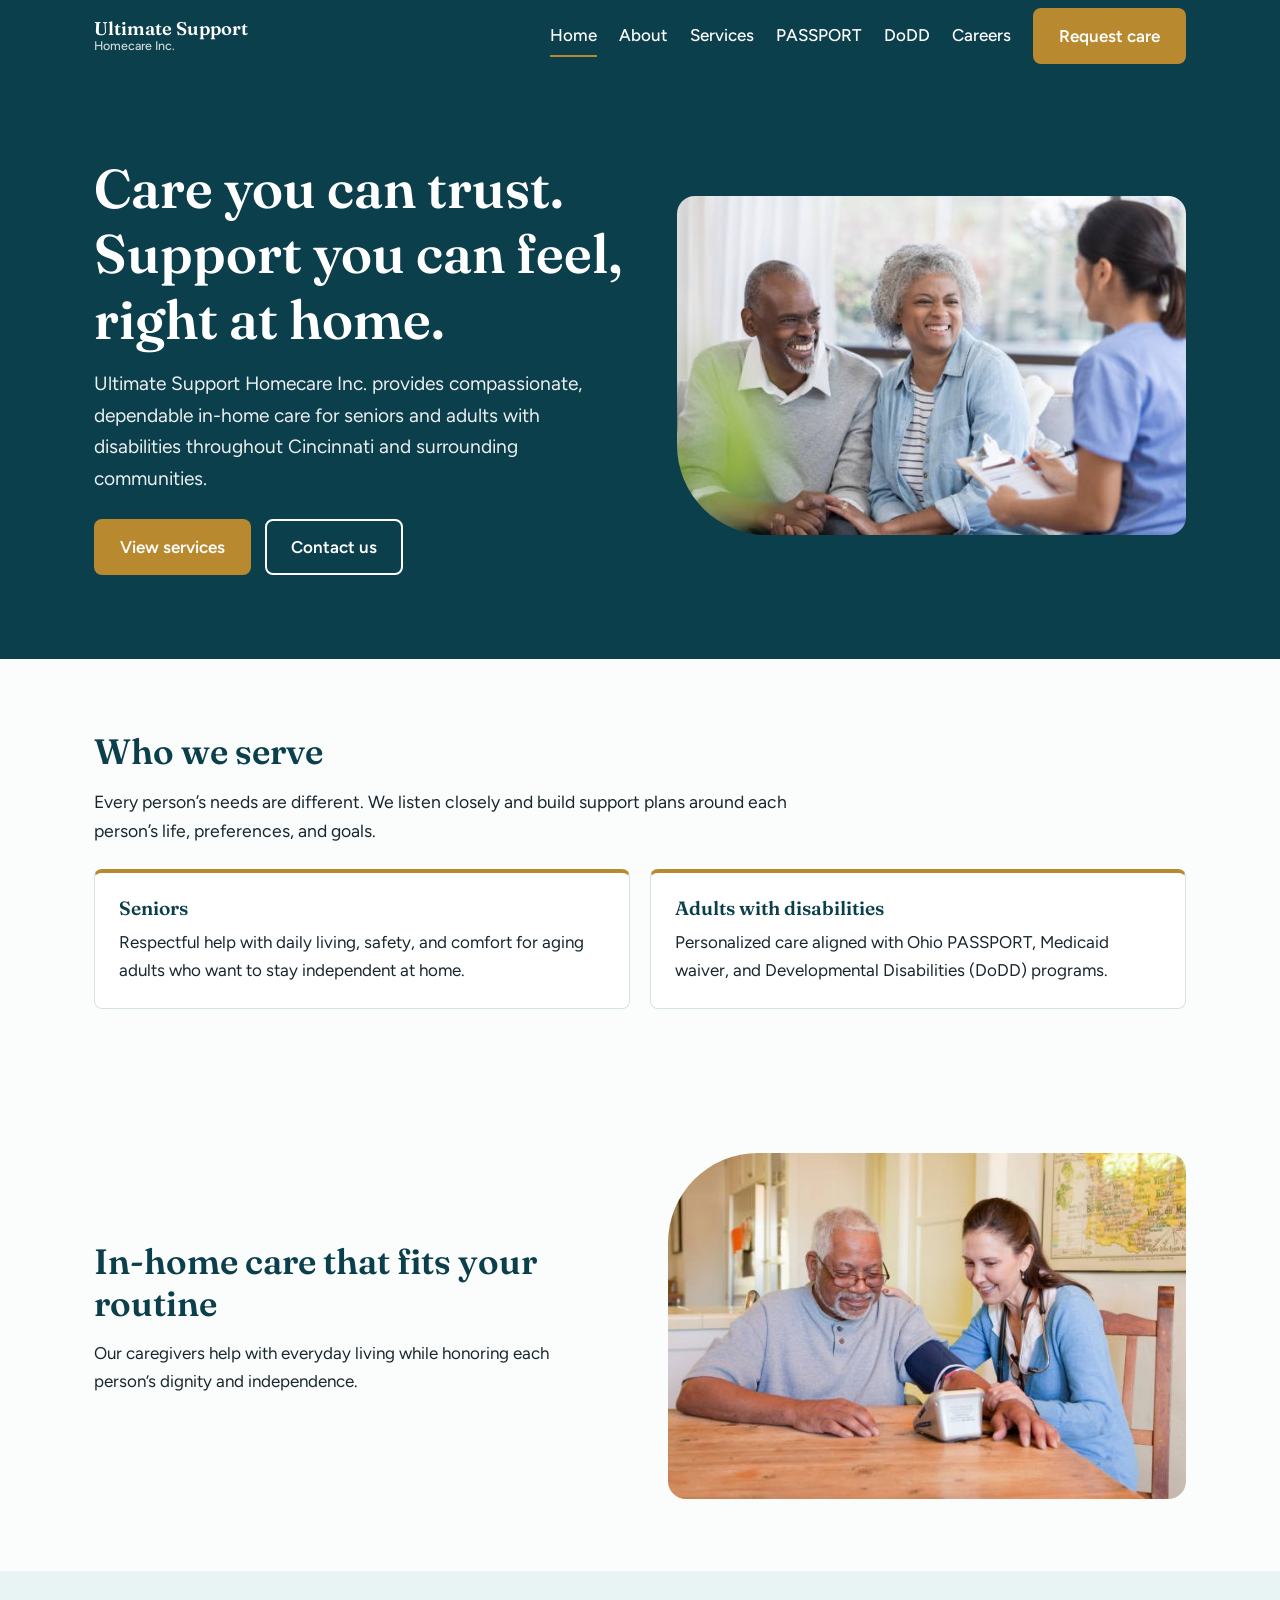
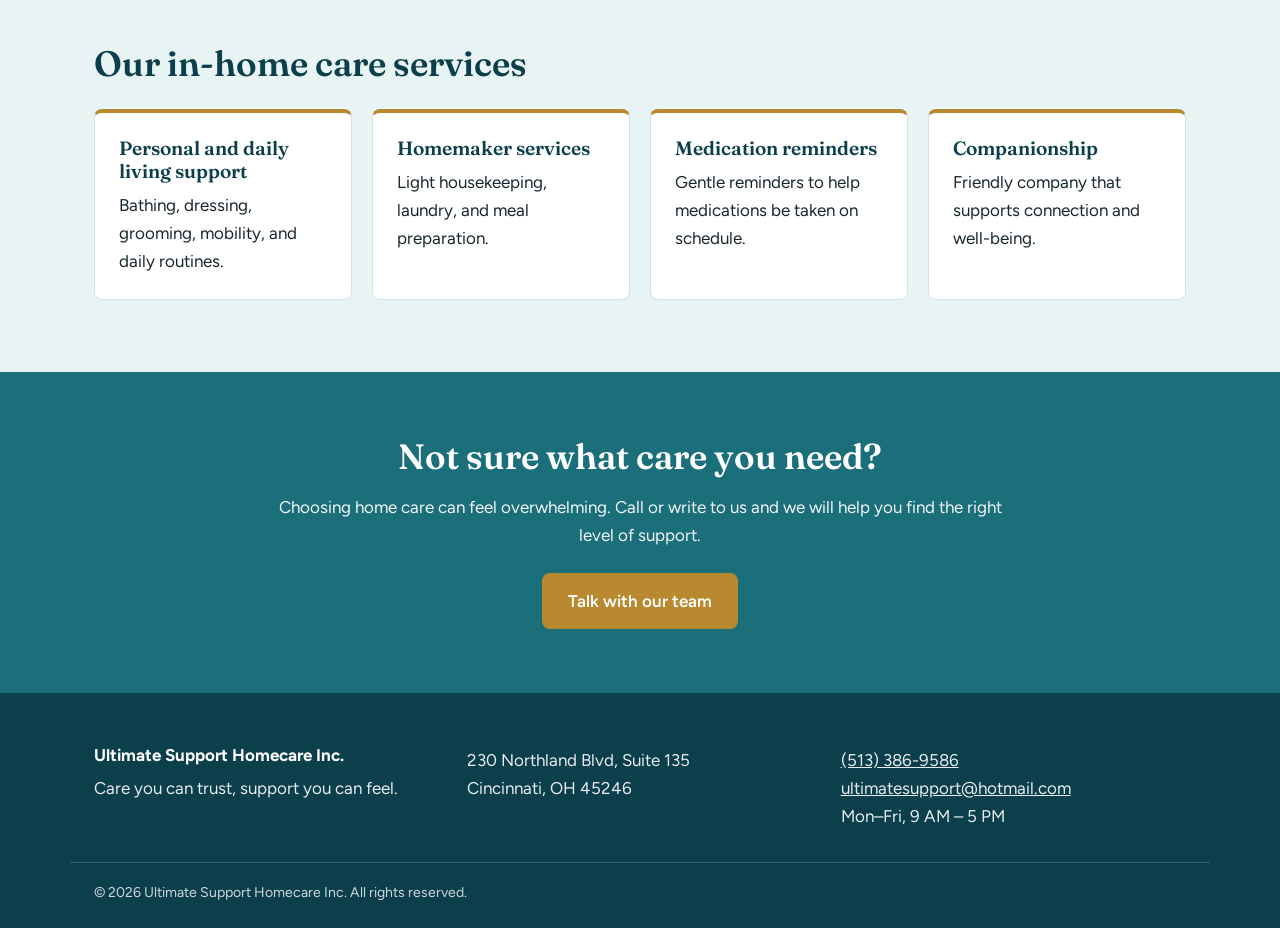
<file: index.html>
<!DOCTYPE html>
<html lang="en"><head><meta charset="UTF-8"><meta name="viewport" content="width=device-width, initial-scale=1">
<title>Compassionate Home Care in Cincinnati | Ultimate Support Homecare Inc.</title><meta name="description" content="Compassionate in-home care for seniors and adults with disabilities in Cincinnati, Ohio, including PASSPORT and DoDD support.">
<link rel="preconnect" href="https://fonts.googleapis.com"><link rel="preconnect" href="https://fonts.gstatic.com" crossorigin>
<link href="https://fonts.googleapis.com/css2?family=Fraunces:opsz,wght@9..144,500;9..144,600&family=Figtree:wght@400;500;600&display=swap" rel="stylesheet">
<link rel="stylesheet" href="/styles.css"></head><body>
<a class="skip" href="#main">Skip to content</a>
<header class="site-header"><div class="wrap bar"><a class="brand" href="/">Ultimate Support<span>Homecare Inc.</span></a>
<button class="menu-btn" aria-expanded="false" aria-controls="nav">Menu</button>
<nav id="nav"><a href="/" aria-current="page">Home</a><a href="/about">About</a><a href="/services">Services</a><a href="/passport">PASSPORT</a><a href="/dodd">DoDD</a><a href="/careers">Careers</a><a class="btn btn-gold" href="/contact">Request care</a></nav></div></header>
<main id="main"><section class="hero hero-home"><div class="wrap hero-grid"><div class="hero-text"><h1>Care you can trust. Support you can feel, right at home.</h1><p class="lead">Ultimate Support Homecare Inc. provides compassionate, dependable in-home care for seniors and adults with disabilities throughout Cincinnati and surrounding communities.</p><div class="btns"><a class="btn btn-gold" href="/services">View services</a><a class="btn btn-ghost" href="/contact">Contact us</a></div></div>
<img class="hero-img" src="/images/home-hero-couple.jpg" alt="A smiling older couple holding hands while talking with a caregiver at home" width="900" height="700" fetchpriority="high"></div></section><section class="section"><div class="wrap"><h2>Who we serve</h2><p class="intro">Every person’s needs are different. We listen closely and build support plans around each person’s life, preferences, and goals.</p><div class="cards"><article class='card'><h3>Seniors</h3><p>Respectful help with daily living, safety, and comfort for aging adults who want to stay independent at home.</p></article><article class='card'><h3>Adults with disabilities</h3><p>Personalized care aligned with Ohio PASSPORT, Medicaid waiver, and Developmental Disabilities (DoDD) programs.</p></article></div></div></section><section class="section"><div class="wrap split"><div><h2>In-home care that fits your routine</h2><p>Our caregivers help with everyday living while honoring each person’s dignity and independence.</p></div><img src="/images/home-bp-check.jpg" alt="A smiling caregiver checking an older man’s blood pressure at his kitchen table" loading="lazy" width="800" height="600"></div></section><section class="section tint"><div class="wrap"><h2>Our in-home care services</h2><div class="cards"><article class='card'><h3>Personal and daily living support</h3><p>Bathing, dressing, grooming, mobility, and daily routines.</p></article><article class='card'><h3>Homemaker services</h3><p>Light housekeeping, laundry, and meal preparation.</p></article><article class='card'><h3>Medication reminders</h3><p>Gentle reminders to help medications be taken on schedule.</p></article><article class='card'><h3>Companionship</h3><p>Friendly company that supports connection and well-being.</p></article></div></div></section><section class="cta"><div class="wrap"><h2>Not sure what care you need?</h2><p>Choosing home care can feel overwhelming. Call or write to us and we will help you find the right level of support.</p><a class="btn btn-gold" href="/contact">Talk with our team</a></div></section></main>
<footer class="site-footer"><div class="wrap foot"><div><strong>Ultimate Support Homecare Inc.</strong><p>Care you can trust, support you can feel.</p></div>
<div><p>230 Northland Blvd, Suite 135<br>Cincinnati, OH 45246</p></div>
<div><p><a href="tel:+15133869586">(513) 386-9586</a><br><a href="mailto:ultimatesupport@hotmail.com">ultimatesupport@hotmail.com</a><br>Mon–Fri, 9 AM – 5 PM</p></div></div>
<div class="wrap copy">© <span id="yr">2026</span> Ultimate Support Homecare Inc. All rights reserved.</div></footer>
<script>document.getElementById("yr").textContent=new Date().getFullYear();
var b=document.querySelector(".menu-btn"),n=document.getElementById("nav");b.addEventListener("click",function(){var o=n.classList.toggle("open");b.setAttribute("aria-expanded",o)});</script>
</body></html>
</file>
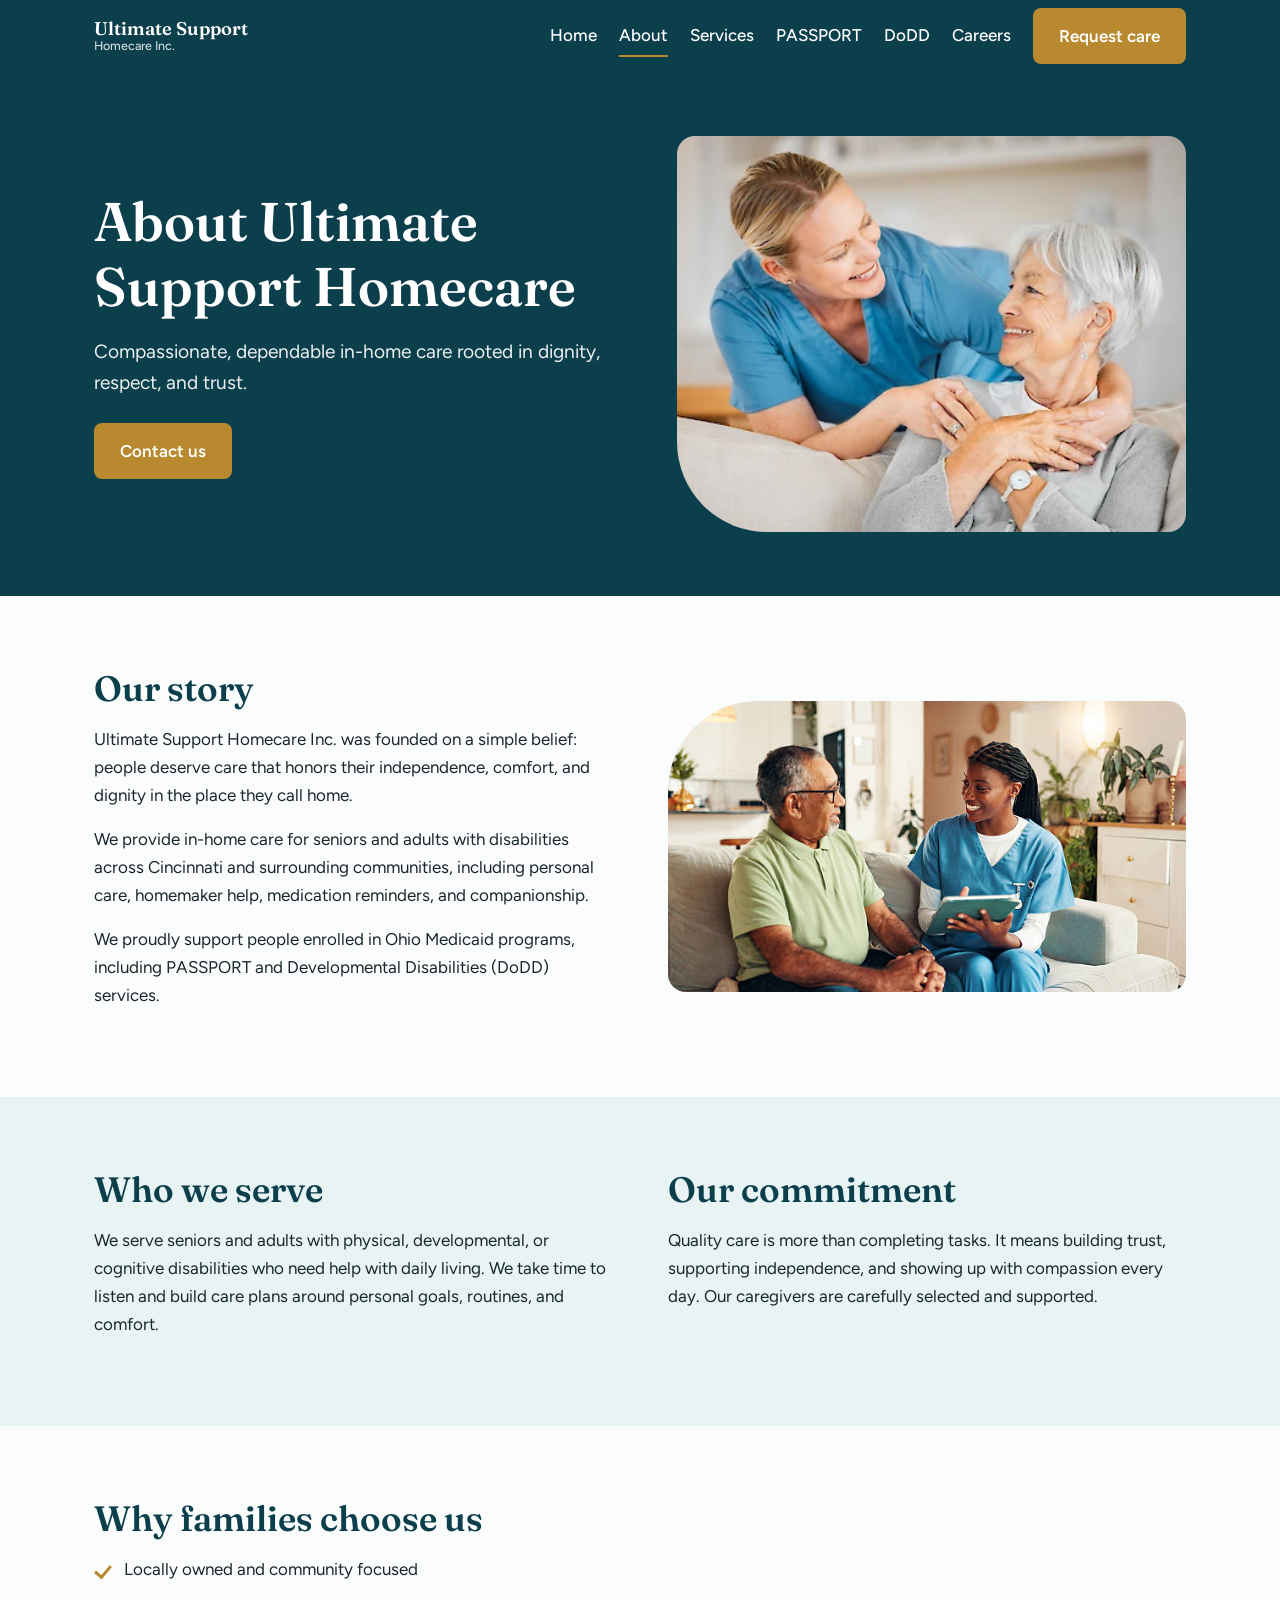
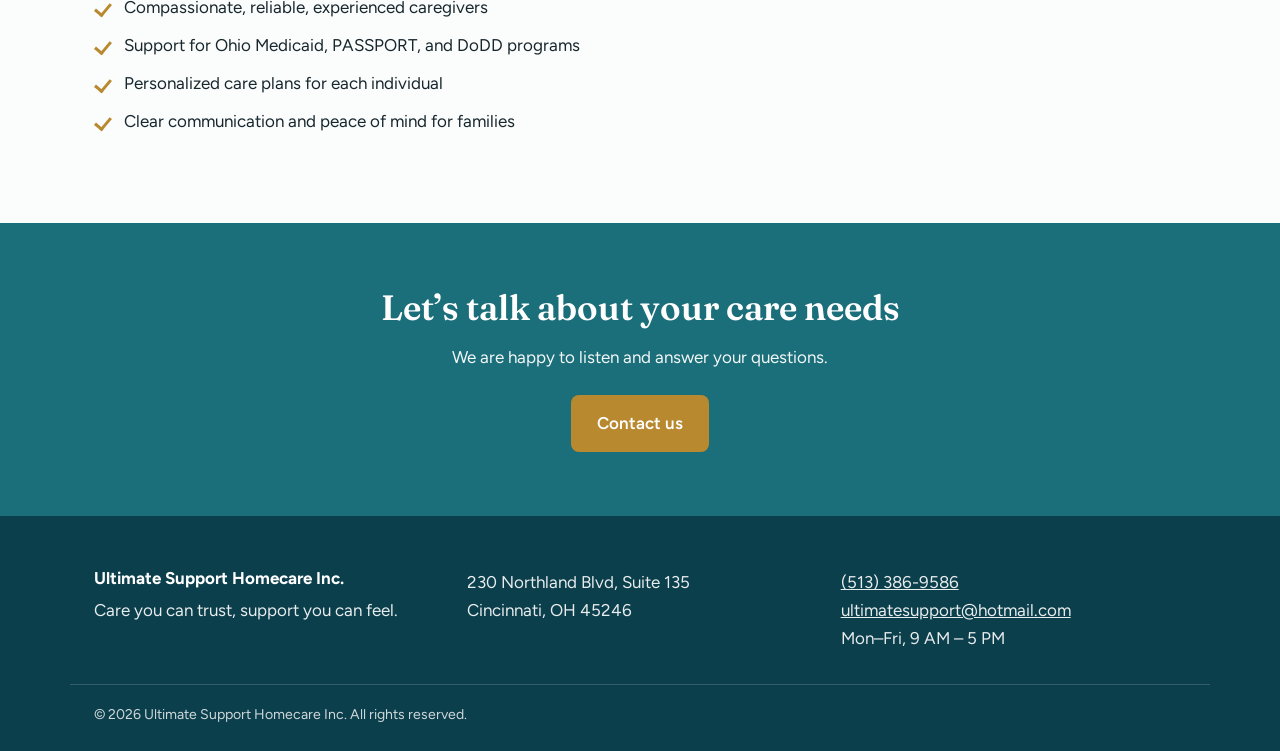
<file: about.html>
<!DOCTYPE html>
<html lang="en"><head><meta charset="UTF-8"><meta name="viewport" content="width=device-width, initial-scale=1">
<title>About Us | Ultimate Support Homecare Inc.</title><meta name="description" content="About Ultimate Support Homecare Inc., a locally owned Cincinnati home care agency.">
<link rel="preconnect" href="https://fonts.googleapis.com"><link rel="preconnect" href="https://fonts.gstatic.com" crossorigin>
<link href="https://fonts.googleapis.com/css2?family=Fraunces:opsz,wght@9..144,500;9..144,600&family=Figtree:wght@400;500;600&display=swap" rel="stylesheet">
<link rel="stylesheet" href="/styles.css"></head><body>
<a class="skip" href="#main">Skip to content</a>
<header class="site-header"><div class="wrap bar"><a class="brand" href="/">Ultimate Support<span>Homecare Inc.</span></a>
<button class="menu-btn" aria-expanded="false" aria-controls="nav">Menu</button>
<nav id="nav"><a href="/">Home</a><a href="/about" aria-current="page">About</a><a href="/services">Services</a><a href="/passport">PASSPORT</a><a href="/dodd">DoDD</a><a href="/careers">Careers</a><a class="btn btn-gold" href="/contact">Request care</a></nav></div></header>
<main id="main"><section class="hero "><div class="wrap hero-grid"><div class="hero-text"><h1>About Ultimate Support Homecare</h1><p class="lead">Compassionate, dependable in-home care rooted in dignity, respect, and trust.</p><div class="btns"><a class="btn btn-gold" href="/contact">Contact us</a></div></div>
<img class="hero-img" src="/images/about.webp" alt="A smiling caregiver embracing an older woman on a sofa" width="900" height="700" fetchpriority="high"></div></section><section class="section"><div class="wrap split"><div><h2>Our story</h2><p>Ultimate Support Homecare Inc. was founded on a simple belief: people deserve care that honors their independence, comfort, and dignity in the place they call home.</p><p>We provide in-home care for seniors and adults with disabilities across Cincinnati and surrounding communities, including personal care, homemaker help, medication reminders, and companionship.</p><p>We proudly support people enrolled in Ohio Medicaid programs, including PASSPORT and Developmental Disabilities (DoDD) services.</p></div><img src="/images/home-welcome.jpg" alt="A smiling caregiver showing a tablet to an older man on a couch" loading="lazy" width="800" height="600"></div></section><section class="section tint"><div class="wrap two"><div><h2>Who we serve</h2><p>We serve seniors and adults with physical, developmental, or cognitive disabilities who need help with daily living. We take time to listen and build care plans around personal goals, routines, and comfort.</p></div><div><h2>Our commitment</h2><p>Quality care is more than completing tasks. It means building trust, supporting independence, and showing up with compassion every day. Our caregivers are carefully selected and supported.</p></div></div></section><section class="section"><div class="wrap"><h2>Why families choose us</h2><ul class="checks"><li>Locally owned and community focused</li><li>Compassionate, reliable, experienced caregivers</li><li>Support for Ohio Medicaid, PASSPORT, and DoDD programs</li><li>Personalized care plans for each individual</li><li>Clear communication and peace of mind for families</li></ul></div></section><section class="cta"><div class="wrap"><h2>Let’s talk about your care needs</h2><p>We are happy to listen and answer your questions.</p><a class="btn btn-gold" href="/contact">Contact us</a></div></section></main>
<footer class="site-footer"><div class="wrap foot"><div><strong>Ultimate Support Homecare Inc.</strong><p>Care you can trust, support you can feel.</p></div>
<div><p>230 Northland Blvd, Suite 135<br>Cincinnati, OH 45246</p></div>
<div><p><a href="tel:+15133869586">(513) 386-9586</a><br><a href="mailto:ultimatesupport@hotmail.com">ultimatesupport@hotmail.com</a><br>Mon–Fri, 9 AM – 5 PM</p></div></div>
<div class="wrap copy">© <span id="yr">2026</span> Ultimate Support Homecare Inc. All rights reserved.</div></footer>
<script>document.getElementById("yr").textContent=new Date().getFullYear();
var b=document.querySelector(".menu-btn"),n=document.getElementById("nav");b.addEventListener("click",function(){var o=n.classList.toggle("open");b.setAttribute("aria-expanded",o)});</script>
</body></html>
</file>
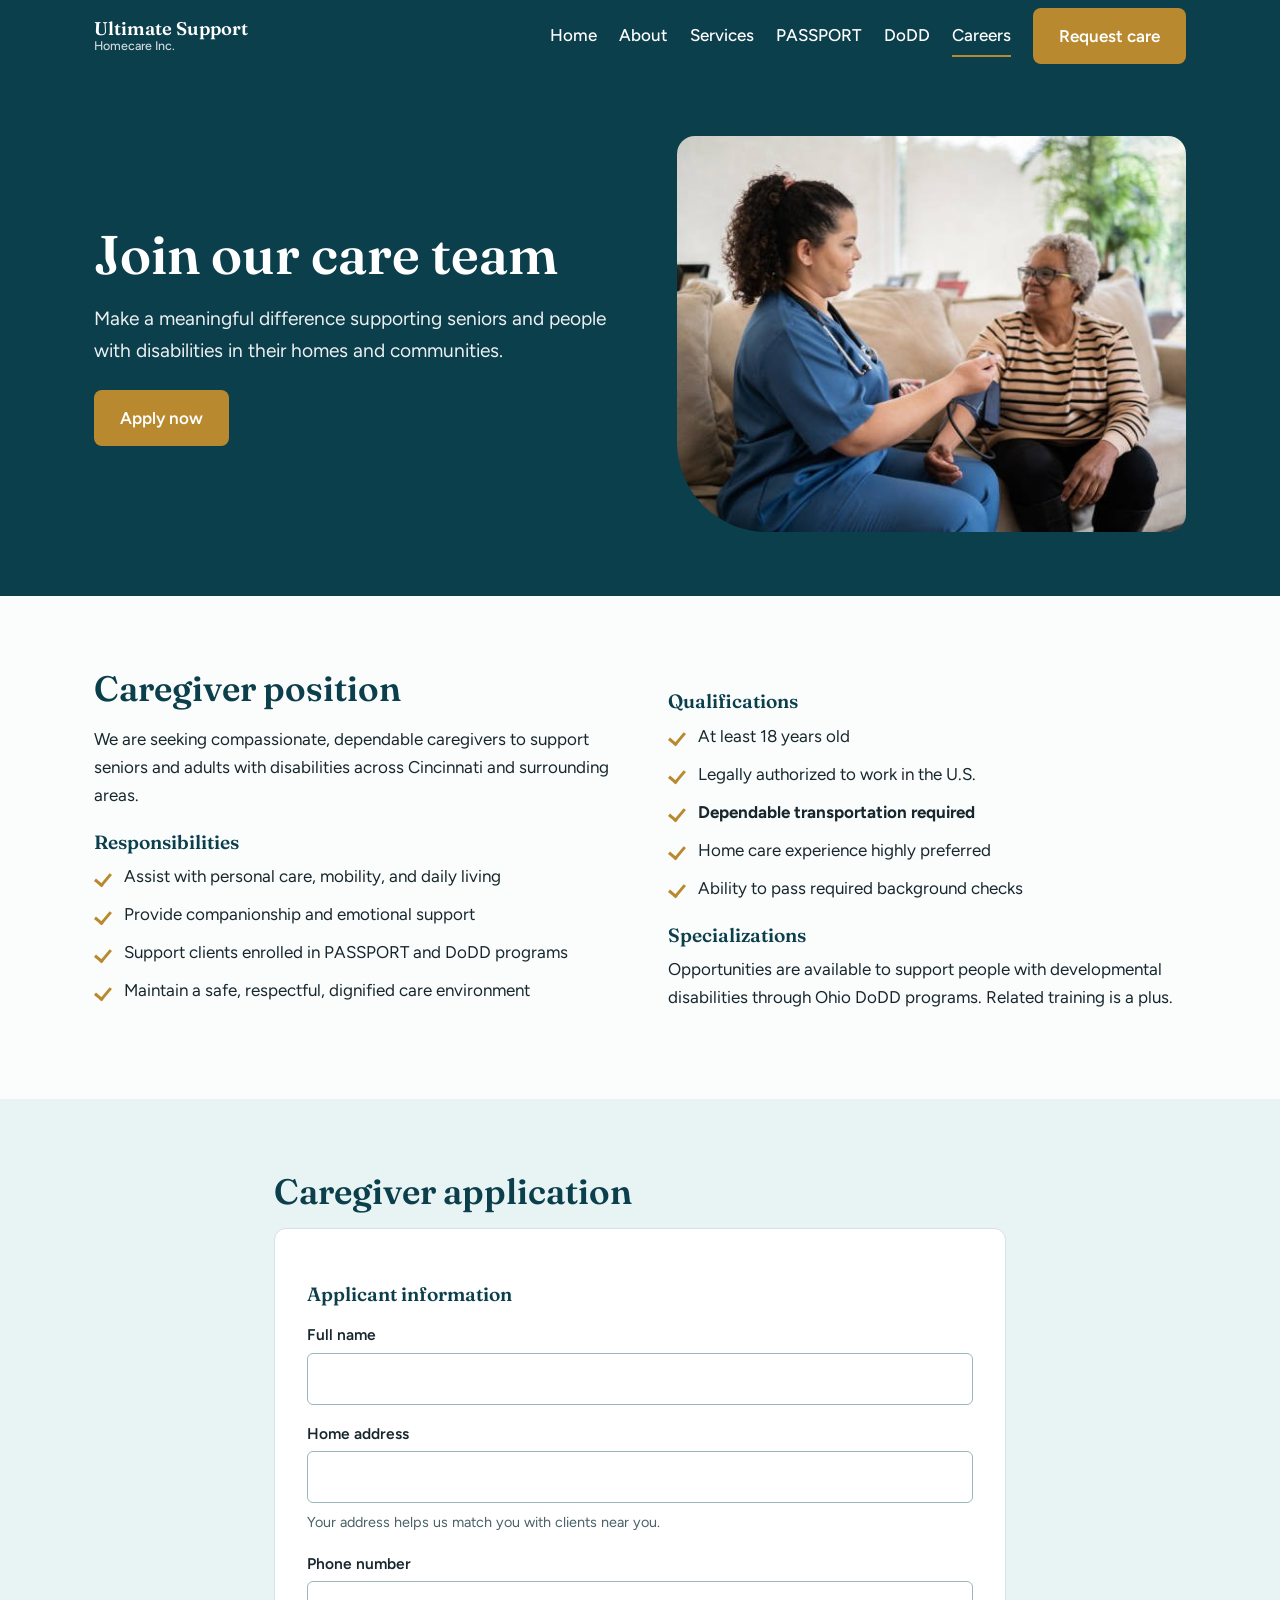
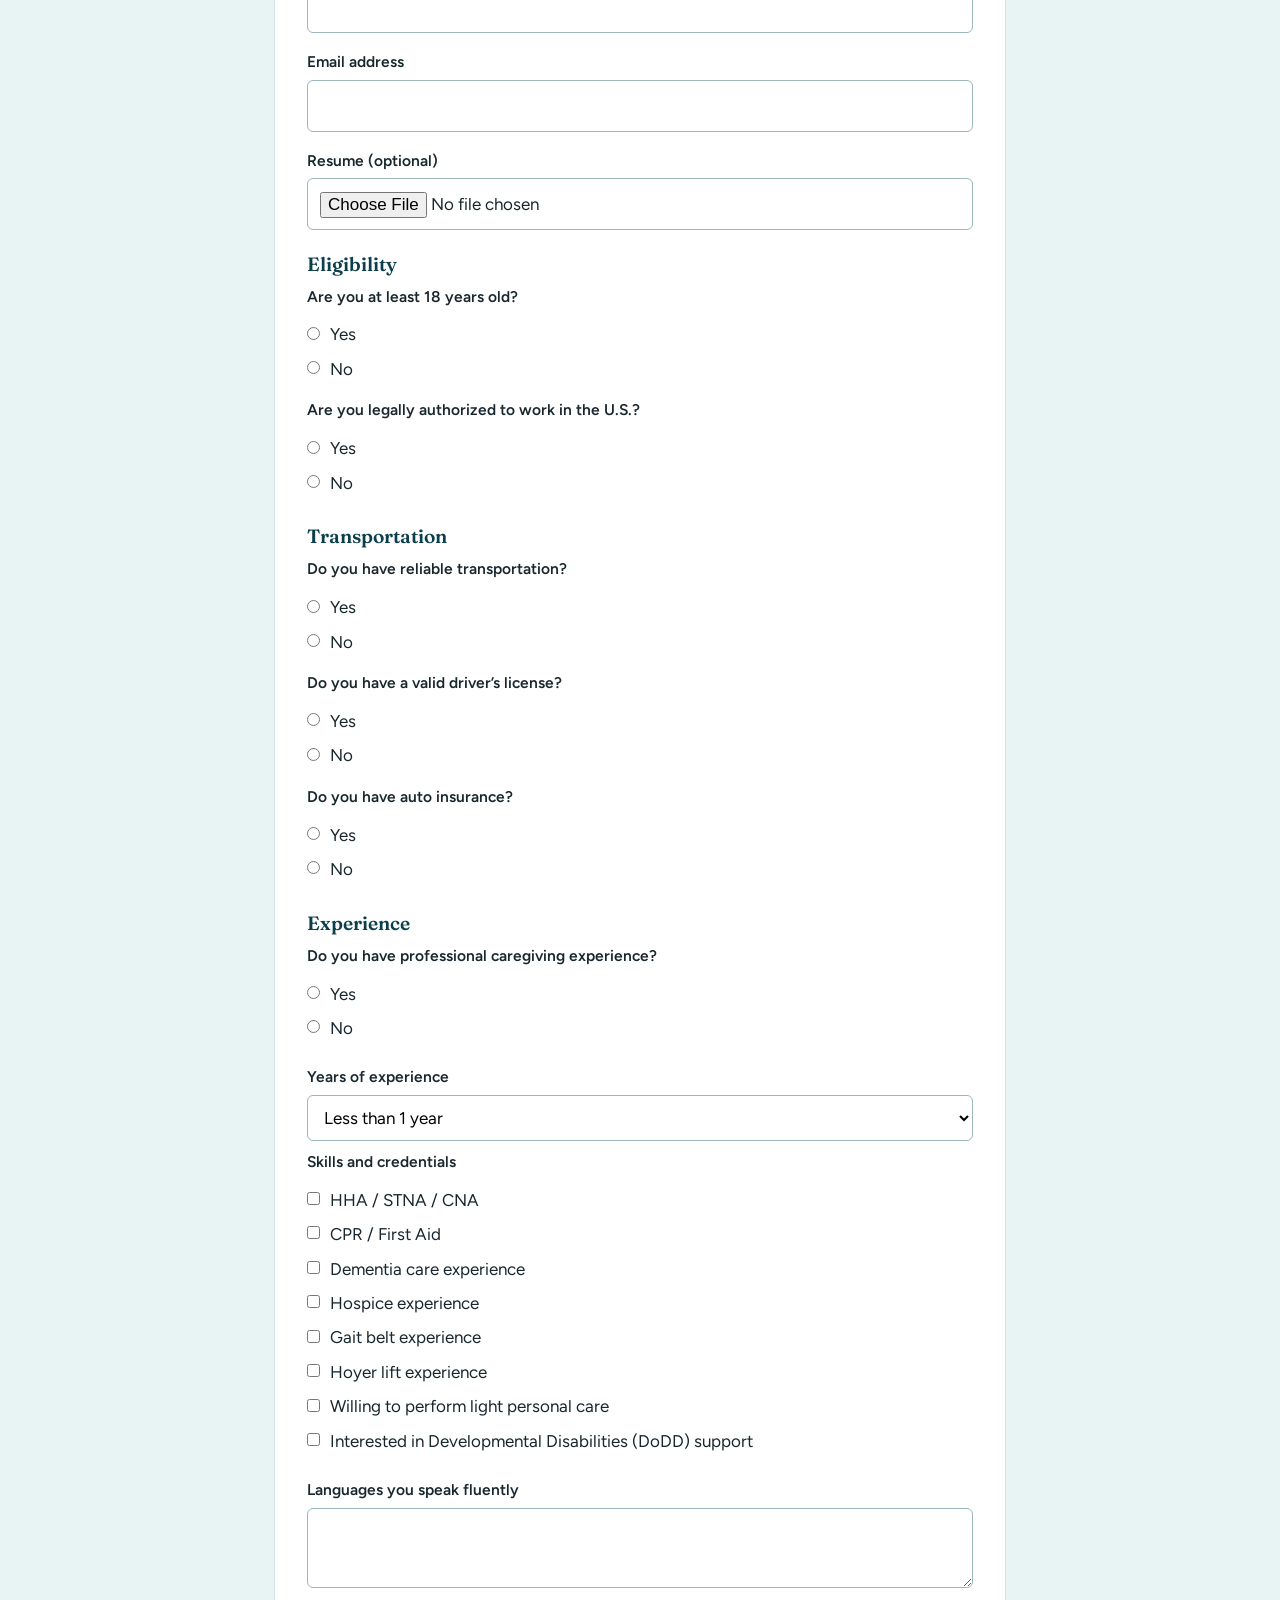
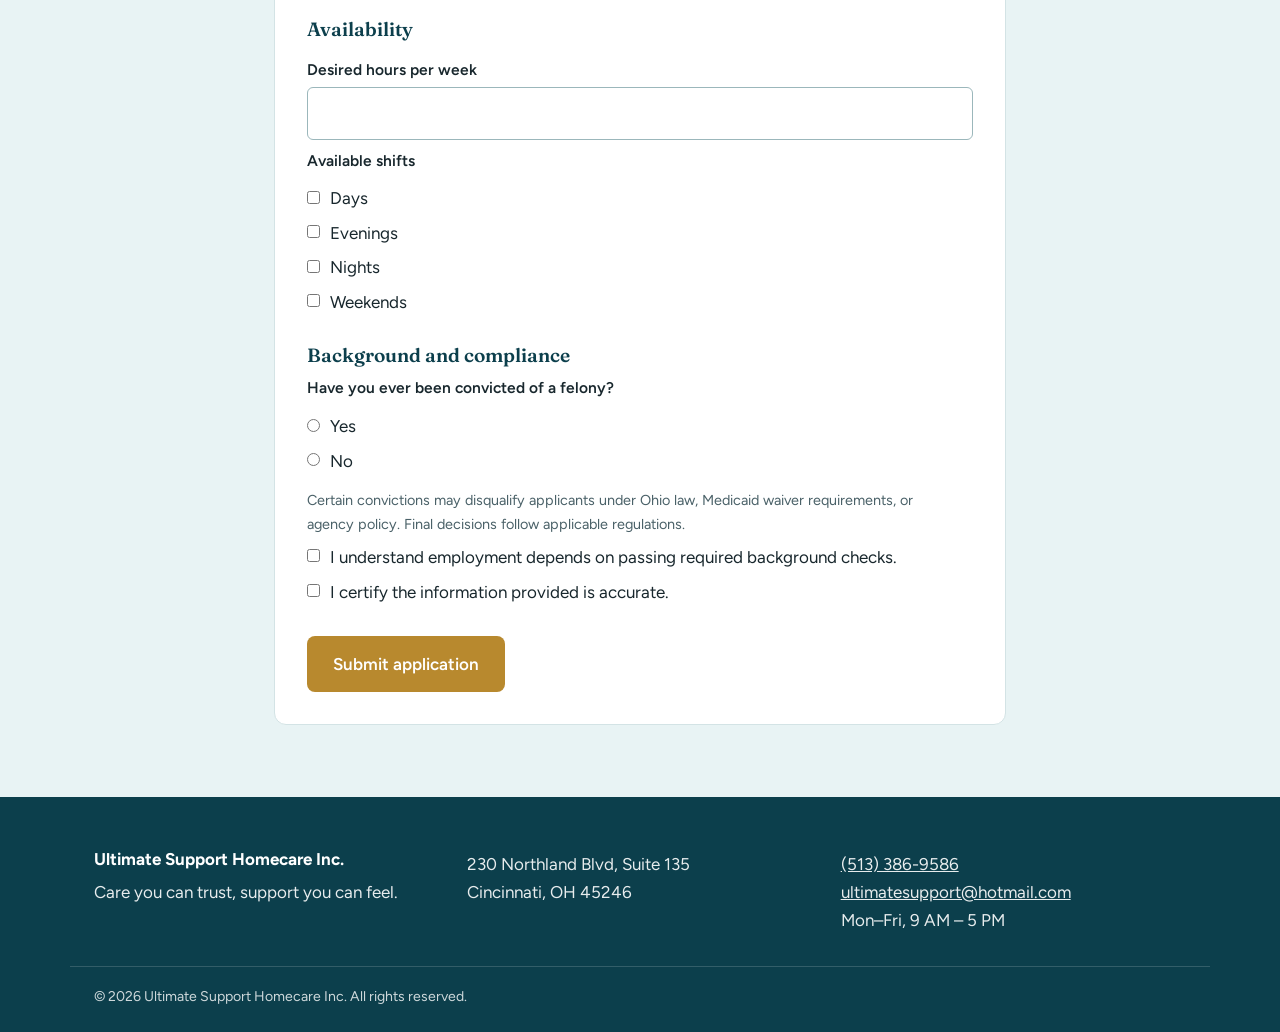
<file: careers.html>
<!DOCTYPE html>
<html lang="en"><head><meta charset="UTF-8"><meta name="viewport" content="width=device-width, initial-scale=1">
<title>Careers | Ultimate Support Homecare Inc.</title><meta name="description" content="Caregiver jobs in Cincinnati, Ohio. Join Ultimate Support Homecare Inc.">
<link rel="preconnect" href="https://fonts.googleapis.com"><link rel="preconnect" href="https://fonts.gstatic.com" crossorigin>
<link href="https://fonts.googleapis.com/css2?family=Fraunces:opsz,wght@9..144,500;9..144,600&family=Figtree:wght@400;500;600&display=swap" rel="stylesheet">
<link rel="stylesheet" href="/styles.css"></head><body>
<a class="skip" href="#main">Skip to content</a>
<header class="site-header"><div class="wrap bar"><a class="brand" href="/">Ultimate Support<span>Homecare Inc.</span></a>
<button class="menu-btn" aria-expanded="false" aria-controls="nav">Menu</button>
<nav id="nav"><a href="/">Home</a><a href="/about">About</a><a href="/services">Services</a><a href="/passport">PASSPORT</a><a href="/dodd">DoDD</a><a href="/careers" aria-current="page">Careers</a><a class="btn btn-gold" href="/contact">Request care</a></nav></div></header>
<main id="main"><section class="hero "><div class="wrap hero-grid"><div class="hero-text"><h1>Join our care team</h1><p class="lead">Make a meaningful difference supporting seniors and people with disabilities in their homes and communities.</p><div class="btns"><a class="btn btn-gold" href="#apply">Apply now</a></div></div>
<img class="hero-img" src="/images/careers-bp.jpg" alt="A caregiver checking a smiling woman’s blood pressure at home" width="900" height="700" fetchpriority="high"></div></section><section class="section"><div class="wrap two"><div><h2>Caregiver position</h2><p>We are seeking compassionate, dependable caregivers to support seniors and adults with disabilities across Cincinnati and surrounding areas.</p>
<h3>Responsibilities</h3><ul class="checks"><li>Assist with personal care, mobility, and daily living</li><li>Provide companionship and emotional support</li><li>Support clients enrolled in PASSPORT and DoDD programs</li><li>Maintain a safe, respectful, dignified care environment</li></ul></div>
<div><h3>Qualifications</h3><ul class="checks"><li>At least 18 years old</li><li>Legally authorized to work in the U.S.</li><li><strong>Dependable transportation required</strong></li><li>Home care experience highly preferred</li><li>Ability to pass required background checks</li></ul>
<h3>Specializations</h3><p>Opportunities are available to support people with developmental disabilities through Ohio DoDD programs. Related training is a plus.</p></div></div></section><section class="section tint" id="apply"><div class="wrap narrow"><h2>Caregiver application</h2>
<form class="form" name="careers" method="POST" data-netlify="true" data-netlify-honeypot="bot-field" enctype="multipart/form-data">
<input type="hidden" name="form-name" value="careers"><p hidden><label>Leave blank <input name="bot-field"></label></p><h3>Applicant information</h3>
<label for="a1">Full name</label><input id="a1" name="name" required autocomplete="name">
<label for="a2">Home address</label><input id="a2" name="address" required autocomplete="street-address"><p class="note">Your address helps us match you with clients near you.</p>
<label for="a3">Phone number</label><input id="a3" name="phone" type="tel" required autocomplete="tel">
<label for="a4">Email address</label><input id="a4" name="email" type="email" required autocomplete="email">
<label for="a5">Resume (optional)</label><input id="a5" name="resume" type="file">
<h3>Eligibility</h3><fieldset><legend>Are you at least 18 years old?</legend><label class="check"><input type="radio" name="age" value="Yes" required> Yes</label><label class="check"><input type="radio" name="age" value="No"> No</label></fieldset><fieldset><legend>Are you legally authorized to work in the U.S.?</legend><label class="check"><input type="radio" name="work" value="Yes" required> Yes</label><label class="check"><input type="radio" name="work" value="No"> No</label></fieldset>
<h3>Transportation</h3><fieldset><legend>Do you have reliable transportation?</legend><label class="check"><input type="radio" name="transport" value="Yes" required> Yes</label><label class="check"><input type="radio" name="transport" value="No"> No</label></fieldset><fieldset><legend>Do you have a valid driver’s license?</legend><label class="check"><input type="radio" name="license" value="Yes" required> Yes</label><label class="check"><input type="radio" name="license" value="No"> No</label></fieldset><fieldset><legend>Do you have auto insurance?</legend><label class="check"><input type="radio" name="insurance" value="Yes" required> Yes</label><label class="check"><input type="radio" name="insurance" value="No"> No</label></fieldset>
<h3>Experience</h3><fieldset><legend>Do you have professional caregiving experience?</legend><label class="check"><input type="radio" name="exp" value="Yes" required> Yes</label><label class="check"><input type="radio" name="exp" value="No"> No</label></fieldset>
<label for="yrs">Years of experience</label><select id="yrs" name="years"><option>Less than 1 year</option><option>1–2 years</option><option>3–5 years</option><option>5+ years</option></select>
<fieldset><legend>Skills and credentials</legend><label class="check"><input type="checkbox" name="skills" value="HHA / STNA / CNA"> HHA / STNA / CNA</label><label class="check"><input type="checkbox" name="skills" value="CPR / First Aid"> CPR / First Aid</label><label class="check"><input type="checkbox" name="skills" value="Dementia care experience"> Dementia care experience</label><label class="check"><input type="checkbox" name="skills" value="Hospice experience"> Hospice experience</label><label class="check"><input type="checkbox" name="skills" value="Gait belt experience"> Gait belt experience</label><label class="check"><input type="checkbox" name="skills" value="Hoyer lift experience"> Hoyer lift experience</label><label class="check"><input type="checkbox" name="skills" value="Willing to perform light personal care"> Willing to perform light personal care</label><label class="check"><input type="checkbox" name="skills" value="Interested in Developmental Disabilities (DoDD) support"> Interested in Developmental Disabilities (DoDD) support</label></fieldset>
<label for="lg">Languages you speak fluently</label><textarea id="lg" name="languages" rows="2"></textarea>
<h3>Availability</h3><label for="hrs">Desired hours per week</label><input id="hrs" name="hours" type="number" min="1" max="80">
<fieldset><legend>Available shifts</legend><label class="check"><input type="checkbox" name="shifts" value="Days"> Days</label><label class="check"><input type="checkbox" name="shifts" value="Evenings"> Evenings</label><label class="check"><input type="checkbox" name="shifts" value="Nights"> Nights</label><label class="check"><input type="checkbox" name="shifts" value="Weekends"> Weekends</label></fieldset>
<h3>Background and compliance</h3><fieldset><legend>Have you ever been convicted of a felony?</legend><label class="check"><input type="radio" name="felony" value="Yes" required> Yes</label><label class="check"><input type="radio" name="felony" value="No"> No</label></fieldset>
<p class="note">Certain convictions may disqualify applicants under Ohio law, Medicaid waiver requirements, or agency policy. Final decisions follow applicable regulations.</p>
<label class="check"><input type="checkbox" required> I understand employment depends on passing required background checks.</label>
<label class="check"><input type="checkbox" required> I certify the information provided is accurate.</label>
<button class="btn btn-gold" type="submit">Submit application</button></form></div></section></main>
<footer class="site-footer"><div class="wrap foot"><div><strong>Ultimate Support Homecare Inc.</strong><p>Care you can trust, support you can feel.</p></div>
<div><p>230 Northland Blvd, Suite 135<br>Cincinnati, OH 45246</p></div>
<div><p><a href="tel:+15133869586">(513) 386-9586</a><br><a href="mailto:ultimatesupport@hotmail.com">ultimatesupport@hotmail.com</a><br>Mon–Fri, 9 AM – 5 PM</p></div></div>
<div class="wrap copy">© <span id="yr">2026</span> Ultimate Support Homecare Inc. All rights reserved.</div></footer>
<script>document.getElementById("yr").textContent=new Date().getFullYear();
var b=document.querySelector(".menu-btn"),n=document.getElementById("nav");b.addEventListener("click",function(){var o=n.classList.toggle("open");b.setAttribute("aria-expanded",o)});</script>
</body></html>
</file>
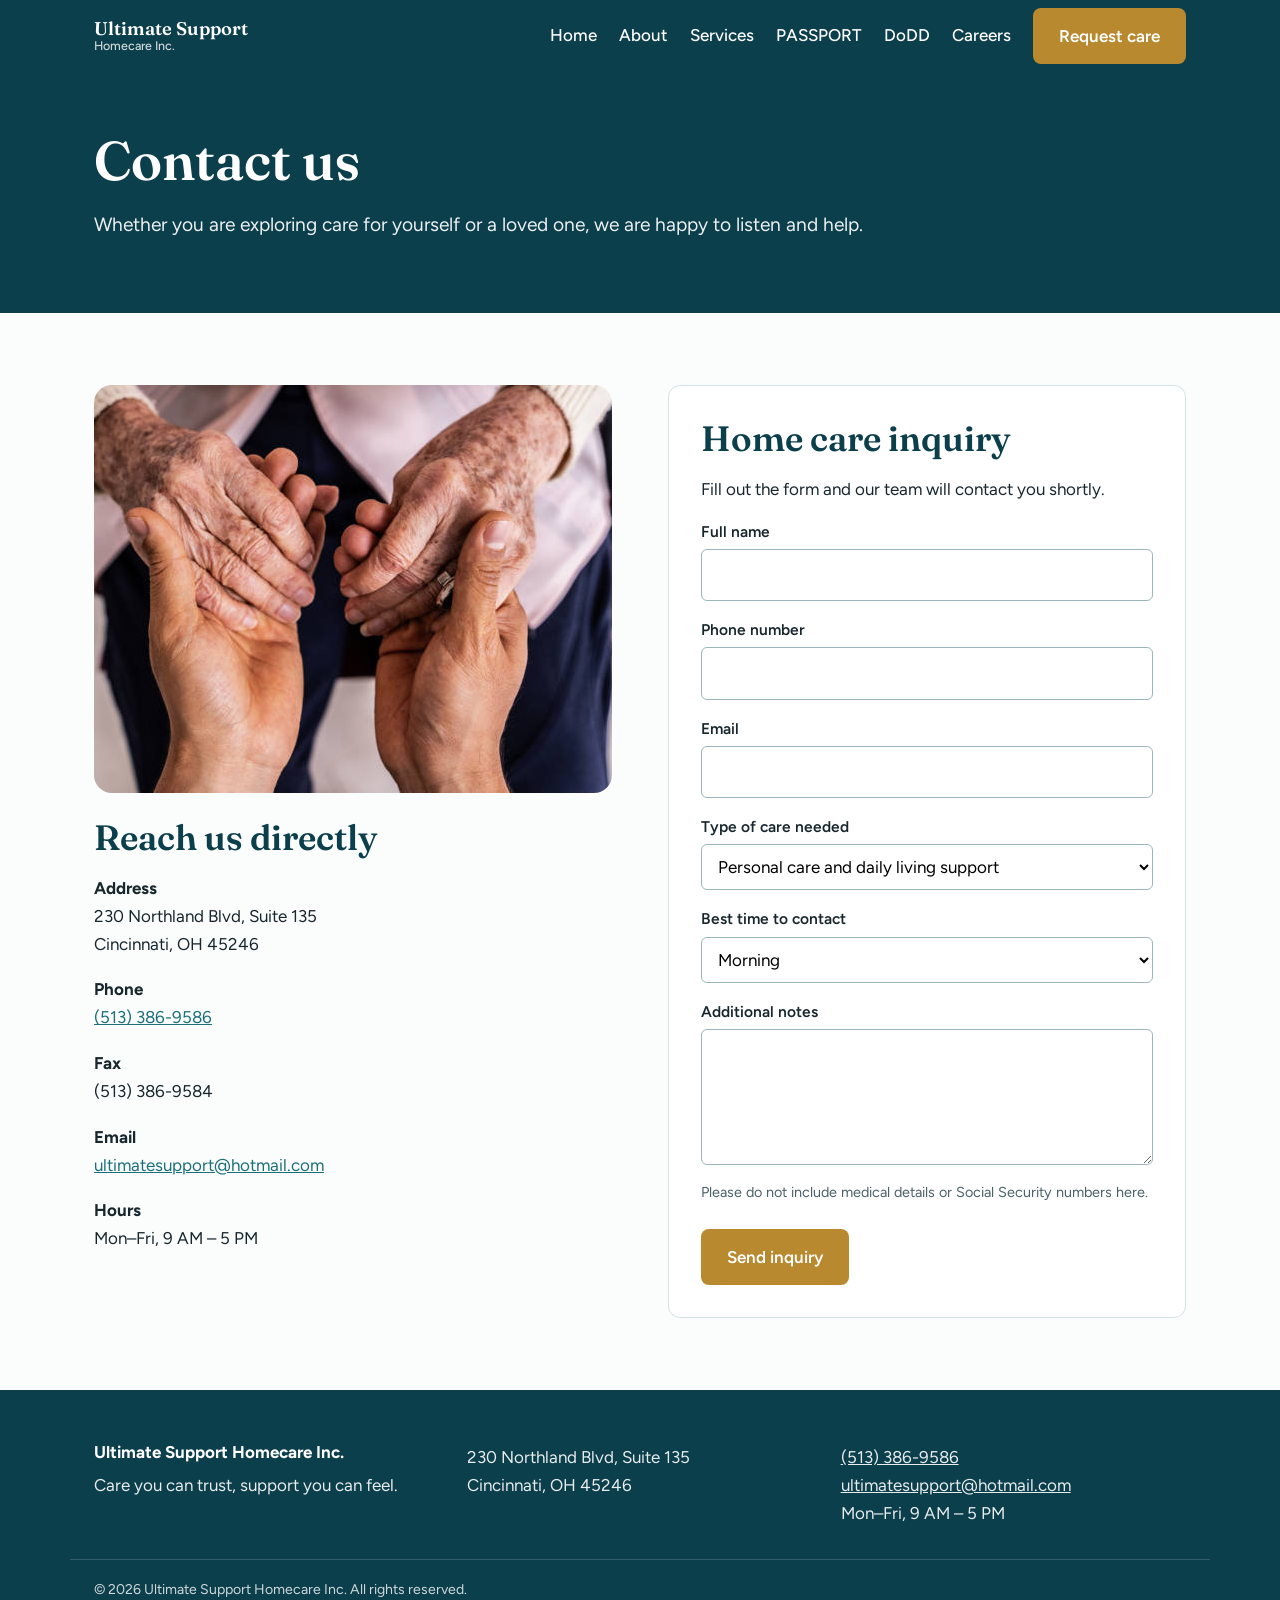
<file: contact.html>
<!DOCTYPE html>
<html lang="en"><head><meta charset="UTF-8"><meta name="viewport" content="width=device-width, initial-scale=1">
<title>Contact Us | Ultimate Support Homecare Inc.</title><meta name="description" content="Contact Ultimate Support Homecare Inc. to request home care services in Cincinnati.">
<link rel="preconnect" href="https://fonts.googleapis.com"><link rel="preconnect" href="https://fonts.gstatic.com" crossorigin>
<link href="https://fonts.googleapis.com/css2?family=Fraunces:opsz,wght@9..144,500;9..144,600&family=Figtree:wght@400;500;600&display=swap" rel="stylesheet">
<link rel="stylesheet" href="/styles.css"></head><body>
<a class="skip" href="#main">Skip to content</a>
<header class="site-header"><div class="wrap bar"><a class="brand" href="/">Ultimate Support<span>Homecare Inc.</span></a>
<button class="menu-btn" aria-expanded="false" aria-controls="nav">Menu</button>
<nav id="nav"><a href="/">Home</a><a href="/about">About</a><a href="/services">Services</a><a href="/passport">PASSPORT</a><a href="/dodd">DoDD</a><a href="/careers">Careers</a><a class="btn btn-gold" href="/contact">Request care</a></nav></div></header>
<main id="main"><section class="hero sub"><div class="wrap"><h1>Contact us</h1><p class="lead">Whether you are exploring care for yourself or a loved one, we are happy to listen and help.</p></div></section><section class="section"><div class="wrap two contact"><div class="info"><img class="side-img" src="/images/contact.jpg" alt="A caregiver gently holding an older person’s hands" loading="lazy" width="612" height="408"><h2>Reach us directly</h2>
<p><strong>Address</strong><br>230 Northland Blvd, Suite 135<br>Cincinnati, OH 45246</p><p><strong>Phone</strong><br><a href="tel:+15133869586">(513) 386-9586</a></p><p><strong>Fax</strong><br>(513) 386-9584</p>
<p><strong>Email</strong><br><a href="mailto:ultimatesupport@hotmail.com">ultimatesupport@hotmail.com</a></p><p><strong>Hours</strong><br>Mon–Fri, 9 AM – 5 PM</p></div>
<form class="form" name="contact" method="POST" data-netlify="true" data-netlify-honeypot="bot-field"><input type="hidden" name="form-name" value="contact"><p hidden><label>Leave blank <input name="bot-field"></label></p><h2>Home care inquiry</h2><p>Fill out the form and our team will contact you shortly.</p>
<label for="n">Full name</label><input id="n" name="name" required autocomplete="name">
<label for="p">Phone number</label><input id="p" name="phone" type="tel" required autocomplete="tel">
<label for="e">Email</label><input id="e" name="email" type="email" required autocomplete="email">
<label for="c">Type of care needed</label><select id="c" name="care"><option>Personal care and daily living support</option><option>Homemaker services</option><option>Medication management and reminders</option><option>Companionship and social support</option><option>Developmental disabilities support</option></select>
<label for="t">Best time to contact</label><select id="t" name="time"><option>Morning</option><option>Afternoon</option><option>Evening</option></select>
<label for="m">Additional notes</label><textarea id="m" name="notes" rows="4"></textarea>
<p class="note">Please do not include medical details or Social Security numbers here.</p>
<button class="btn btn-gold" type="submit">Send inquiry</button></form></div></section></main>
<footer class="site-footer"><div class="wrap foot"><div><strong>Ultimate Support Homecare Inc.</strong><p>Care you can trust, support you can feel.</p></div>
<div><p>230 Northland Blvd, Suite 135<br>Cincinnati, OH 45246</p></div>
<div><p><a href="tel:+15133869586">(513) 386-9586</a><br><a href="mailto:ultimatesupport@hotmail.com">ultimatesupport@hotmail.com</a><br>Mon–Fri, 9 AM – 5 PM</p></div></div>
<div class="wrap copy">© <span id="yr">2026</span> Ultimate Support Homecare Inc. All rights reserved.</div></footer>
<script>document.getElementById("yr").textContent=new Date().getFullYear();
var b=document.querySelector(".menu-btn"),n=document.getElementById("nav");b.addEventListener("click",function(){var o=n.classList.toggle("open");b.setAttribute("aria-expanded",o)});</script>
</body></html>
</file>
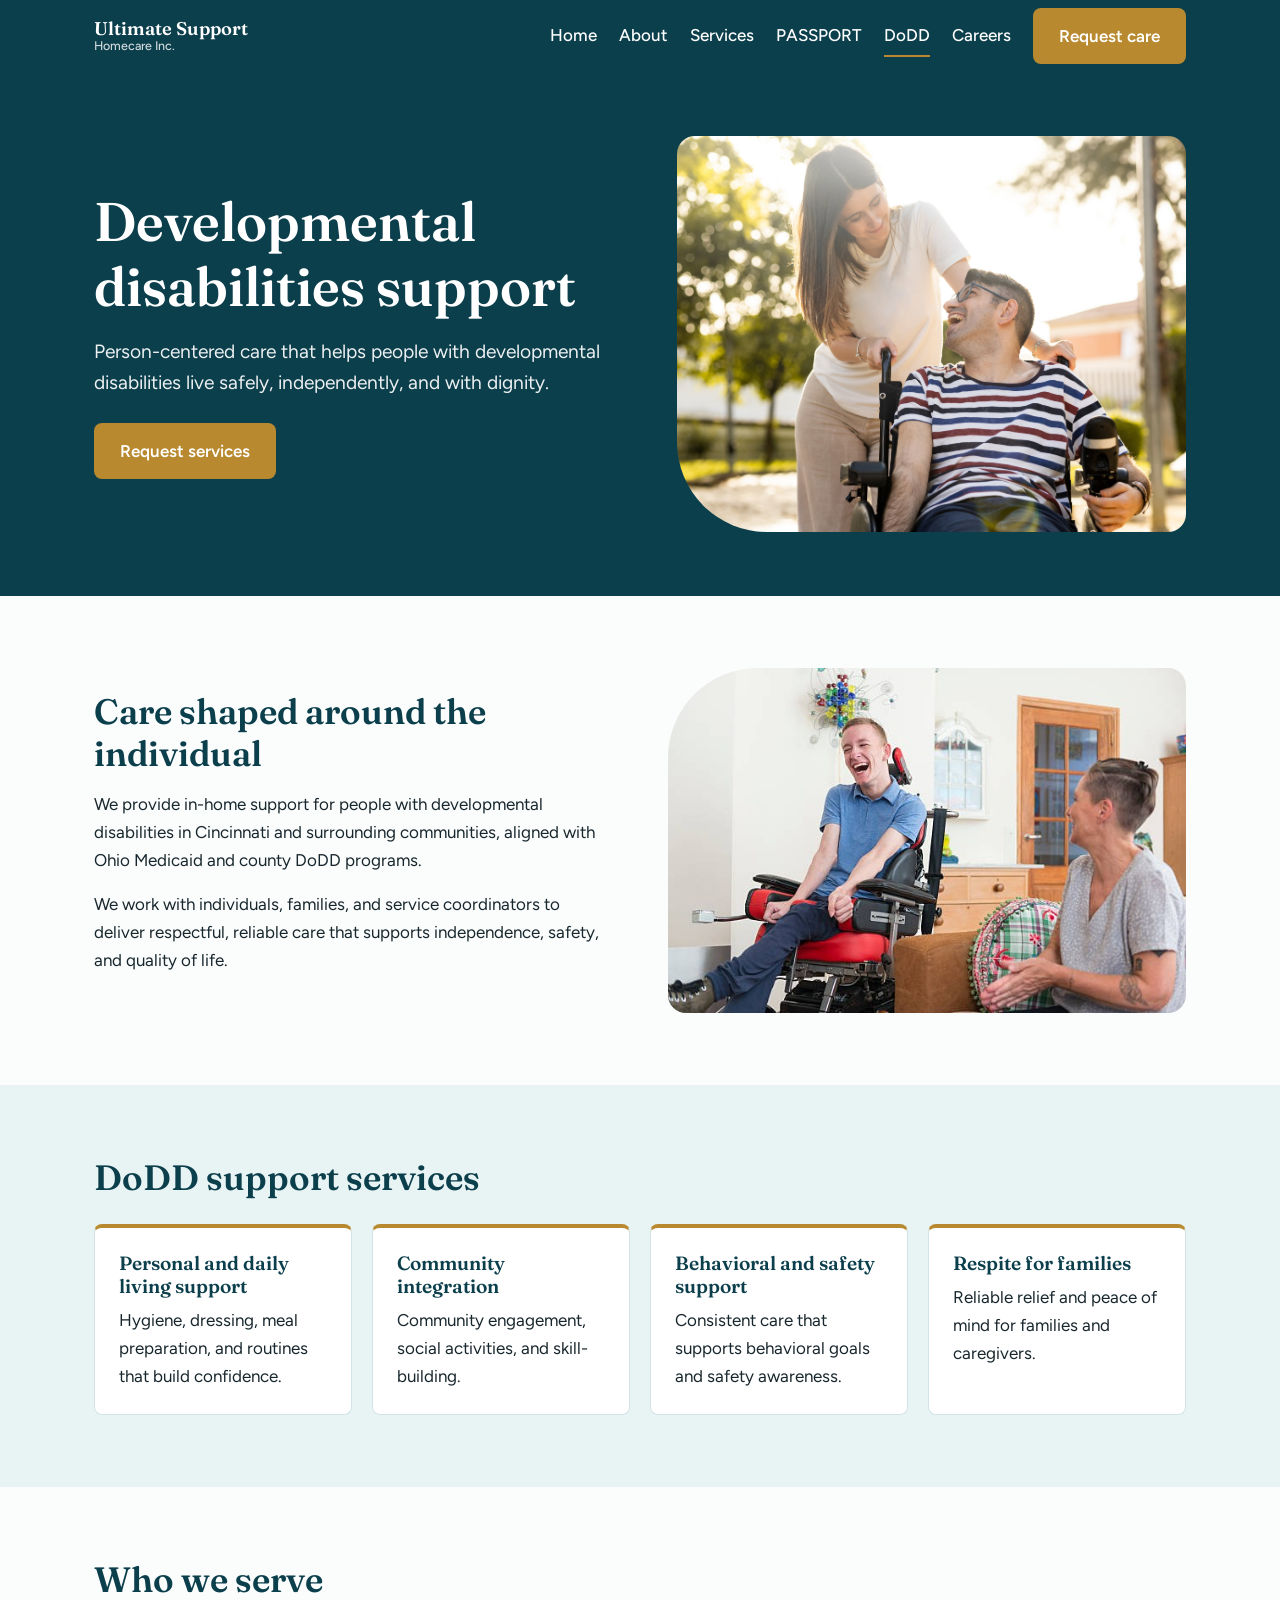
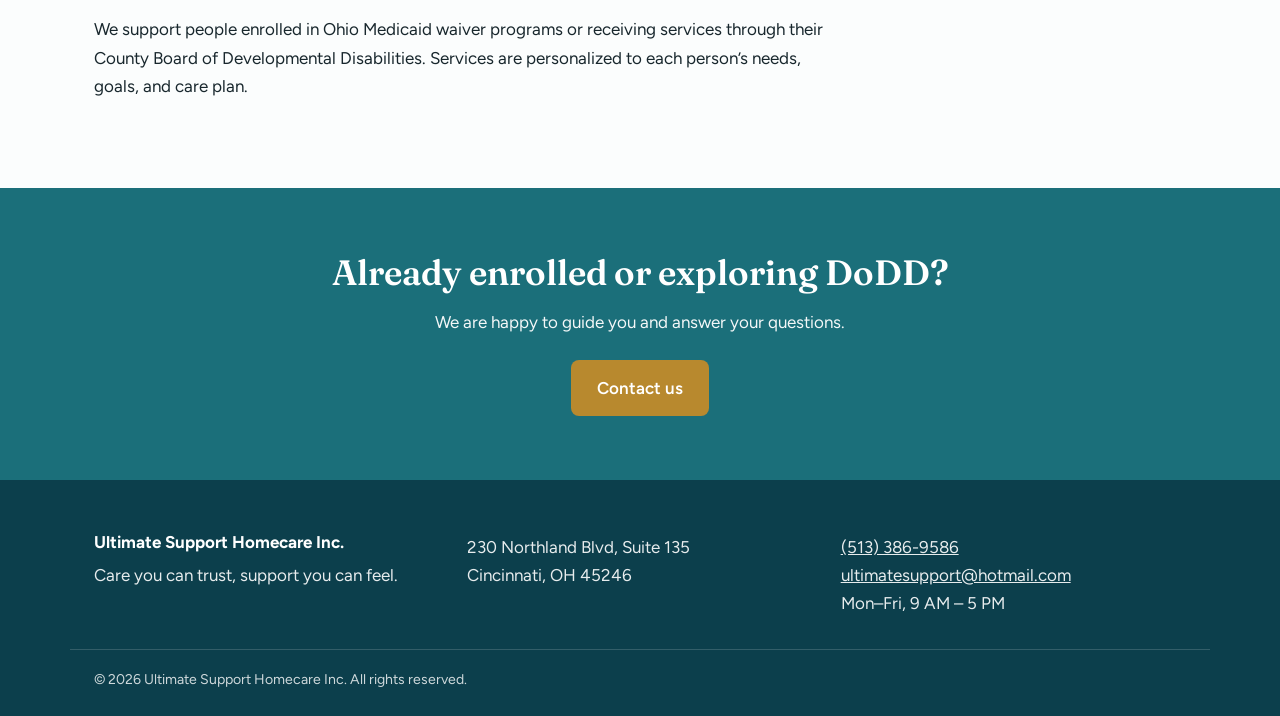
<file: dodd.html>
<!DOCTYPE html>
<html lang="en"><head><meta charset="UTF-8"><meta name="viewport" content="width=device-width, initial-scale=1">
<title>Developmental Disabilities Support | Ultimate Support Homecare Inc.</title><meta name="description" content="Developmental Disabilities (DoDD) support in Cincinnati, Ohio for people enrolled in Ohio Medicaid and county DD programs.">
<link rel="preconnect" href="https://fonts.googleapis.com"><link rel="preconnect" href="https://fonts.gstatic.com" crossorigin>
<link href="https://fonts.googleapis.com/css2?family=Fraunces:opsz,wght@9..144,500;9..144,600&family=Figtree:wght@400;500;600&display=swap" rel="stylesheet">
<link rel="stylesheet" href="/styles.css"></head><body>
<a class="skip" href="#main">Skip to content</a>
<header class="site-header"><div class="wrap bar"><a class="brand" href="/">Ultimate Support<span>Homecare Inc.</span></a>
<button class="menu-btn" aria-expanded="false" aria-controls="nav">Menu</button>
<nav id="nav"><a href="/">Home</a><a href="/about">About</a><a href="/services">Services</a><a href="/passport">PASSPORT</a><a href="/dodd" aria-current="page">DoDD</a><a href="/careers">Careers</a><a class="btn btn-gold" href="/contact">Request care</a></nav></div></header>
<main id="main"><section class="hero "><div class="wrap hero-grid"><div class="hero-text"><h1>Developmental disabilities support</h1><p class="lead">Person-centered care that helps people with developmental disabilities live safely, independently, and with dignity.</p><div class="btns"><a class="btn btn-gold" href="/contact">Request services</a></div></div>
<img class="hero-img" src="/images/dodd.jpg" alt="A woman smiling down at a laughing man in a wheelchair outdoors" width="900" height="700" fetchpriority="high"></div></section><section class="section"><div class="wrap split"><div><h2>Care shaped around the individual</h2><p>We provide in-home support for people with developmental disabilities in Cincinnati and surrounding communities, aligned with Ohio Medicaid and county DoDD programs.</p><p>We work with individuals, families, and service coordinators to deliver respectful, reliable care that supports independence, safety, and quality of life.</p></div><img src="/images/dodd-laugh.jpg" alt="A young man laughing in his wheelchair while talking with his support person at home" loading="lazy" width="800" height="600"></div></section><section class="section tint"><div class="wrap"><h2>DoDD support services</h2><div class="cards"><article class='card'><h3>Personal and daily living support</h3><p>Hygiene, dressing, meal preparation, and routines that build confidence.</p></article><article class='card'><h3>Community integration</h3><p>Community engagement, social activities, and skill-building.</p></article><article class='card'><h3>Behavioral and safety support</h3><p>Consistent care that supports behavioral goals and safety awareness.</p></article><article class='card'><h3>Respite for families</h3><p>Reliable relief and peace of mind for families and caregivers.</p></article></div></div></section><section class="section"><div class="wrap"><h2>Who we serve</h2><p>We support people enrolled in Ohio Medicaid waiver programs or receiving services through their County Board of Developmental Disabilities. Services are personalized to each person’s needs, goals, and care plan.</p></div></section><section class="cta"><div class="wrap"><h2>Already enrolled or exploring DoDD?</h2><p>We are happy to guide you and answer your questions.</p><a class="btn btn-gold" href="/contact">Contact us</a></div></section></main>
<footer class="site-footer"><div class="wrap foot"><div><strong>Ultimate Support Homecare Inc.</strong><p>Care you can trust, support you can feel.</p></div>
<div><p>230 Northland Blvd, Suite 135<br>Cincinnati, OH 45246</p></div>
<div><p><a href="tel:+15133869586">(513) 386-9586</a><br><a href="mailto:ultimatesupport@hotmail.com">ultimatesupport@hotmail.com</a><br>Mon–Fri, 9 AM – 5 PM</p></div></div>
<div class="wrap copy">© <span id="yr">2026</span> Ultimate Support Homecare Inc. All rights reserved.</div></footer>
<script>document.getElementById("yr").textContent=new Date().getFullYear();
var b=document.querySelector(".menu-btn"),n=document.getElementById("nav");b.addEventListener("click",function(){var o=n.classList.toggle("open");b.setAttribute("aria-expanded",o)});</script>
</body></html>
</file>
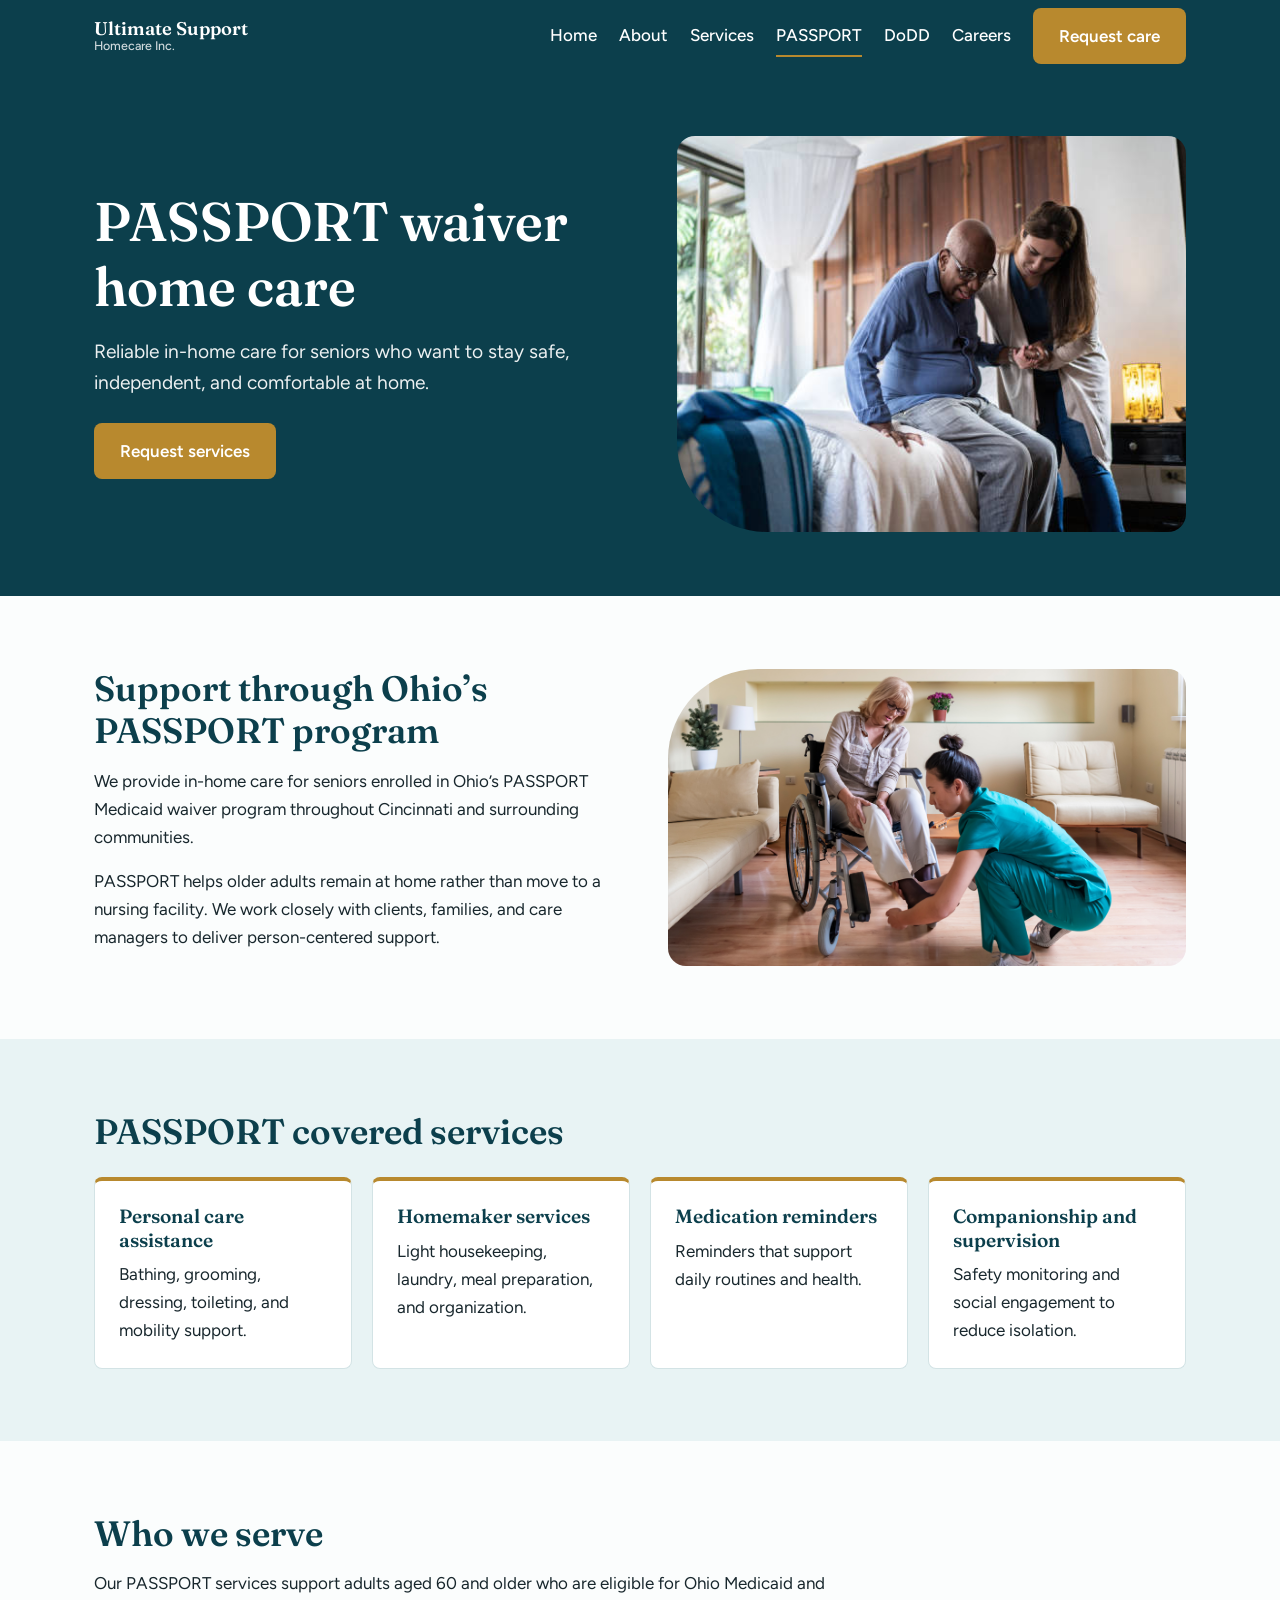
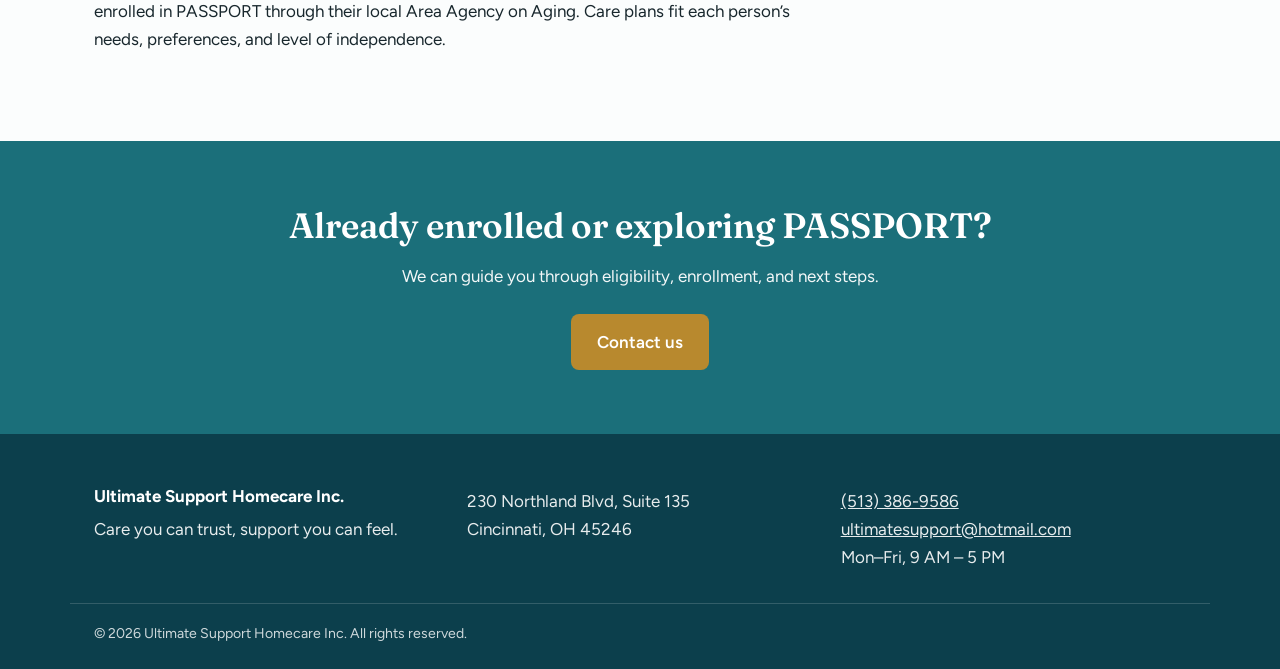
<file: passport.html>
<!DOCTYPE html>
<html lang="en"><head><meta charset="UTF-8"><meta name="viewport" content="width=device-width, initial-scale=1">
<title>PASSPORT Waiver Services | Ultimate Support Homecare Inc.</title><meta name="description" content="PASSPORT waiver home care in Cincinnati, Ohio for seniors enrolled in Ohio Medicaid.">
<link rel="preconnect" href="https://fonts.googleapis.com"><link rel="preconnect" href="https://fonts.gstatic.com" crossorigin>
<link href="https://fonts.googleapis.com/css2?family=Fraunces:opsz,wght@9..144,500;9..144,600&family=Figtree:wght@400;500;600&display=swap" rel="stylesheet">
<link rel="stylesheet" href="/styles.css"></head><body>
<a class="skip" href="#main">Skip to content</a>
<header class="site-header"><div class="wrap bar"><a class="brand" href="/">Ultimate Support<span>Homecare Inc.</span></a>
<button class="menu-btn" aria-expanded="false" aria-controls="nav">Menu</button>
<nav id="nav"><a href="/">Home</a><a href="/about">About</a><a href="/services">Services</a><a href="/passport" aria-current="page">PASSPORT</a><a href="/dodd">DoDD</a><a href="/careers">Careers</a><a class="btn btn-gold" href="/contact">Request care</a></nav></div></header>
<main id="main"><section class="hero "><div class="wrap hero-grid"><div class="hero-text"><h1>PASSPORT waiver home care</h1><p class="lead">Reliable in-home care for seniors who want to stay safe, independent, and comfortable at home.</p><div class="btns"><a class="btn btn-gold" href="/contact">Request services</a></div></div>
<img class="hero-img" src="/images/passport-1.jpg" alt="A caregiver helping an older man stand up from his bed" width="900" height="700" fetchpriority="high"></div></section><section class="section"><div class="wrap split"><div><h2>Support through Ohio’s PASSPORT program</h2><p>We provide in-home care for seniors enrolled in Ohio’s PASSPORT Medicaid waiver program throughout Cincinnati and surrounding communities.</p><p>PASSPORT helps older adults remain at home rather than move to a nursing facility. We work closely with clients, families, and care managers to deliver person-centered support.</p></div><img src="/images/passport-2.jpg" alt="A caregiver kneeling to help a woman in a wheelchair" loading="lazy" width="800" height="600"></div></section><section class="section tint"><div class="wrap"><h2>PASSPORT covered services</h2><div class="cards"><article class='card'><h3>Personal care assistance</h3><p>Bathing, grooming, dressing, toileting, and mobility support.</p></article><article class='card'><h3>Homemaker services</h3><p>Light housekeeping, laundry, meal preparation, and organization.</p></article><article class='card'><h3>Medication reminders</h3><p>Reminders that support daily routines and health.</p></article><article class='card'><h3>Companionship and supervision</h3><p>Safety monitoring and social engagement to reduce isolation.</p></article></div></div></section><section class="section"><div class="wrap"><h2>Who we serve</h2><p>Our PASSPORT services support adults aged 60 and older who are eligible for Ohio Medicaid and enrolled in PASSPORT through their local Area Agency on Aging. Care plans fit each person’s needs, preferences, and level of independence.</p></div></section><section class="cta"><div class="wrap"><h2>Already enrolled or exploring PASSPORT?</h2><p>We can guide you through eligibility, enrollment, and next steps.</p><a class="btn btn-gold" href="/contact">Contact us</a></div></section></main>
<footer class="site-footer"><div class="wrap foot"><div><strong>Ultimate Support Homecare Inc.</strong><p>Care you can trust, support you can feel.</p></div>
<div><p>230 Northland Blvd, Suite 135<br>Cincinnati, OH 45246</p></div>
<div><p><a href="tel:+15133869586">(513) 386-9586</a><br><a href="mailto:ultimatesupport@hotmail.com">ultimatesupport@hotmail.com</a><br>Mon–Fri, 9 AM – 5 PM</p></div></div>
<div class="wrap copy">© <span id="yr">2026</span> Ultimate Support Homecare Inc. All rights reserved.</div></footer>
<script>document.getElementById("yr").textContent=new Date().getFullYear();
var b=document.querySelector(".menu-btn"),n=document.getElementById("nav");b.addEventListener("click",function(){var o=n.classList.toggle("open");b.setAttribute("aria-expanded",o)});</script>
</body></html>
</file>
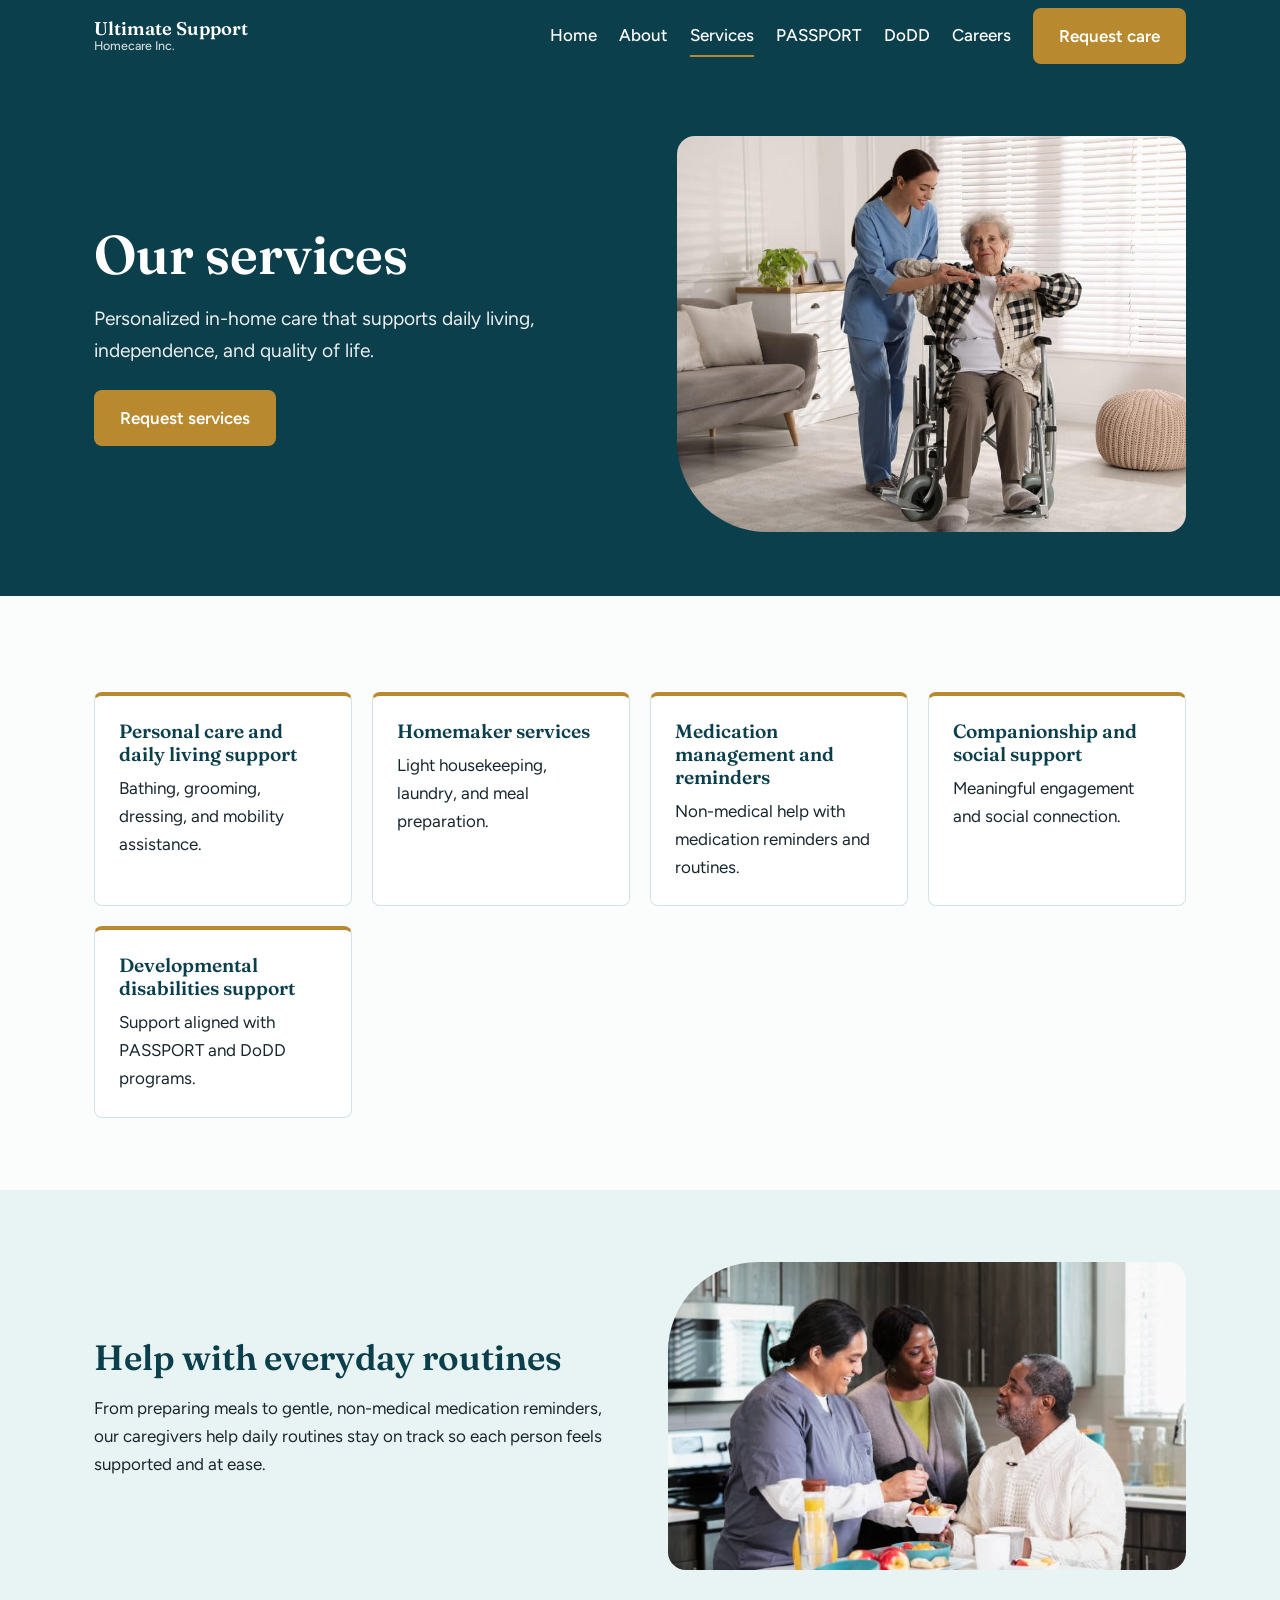
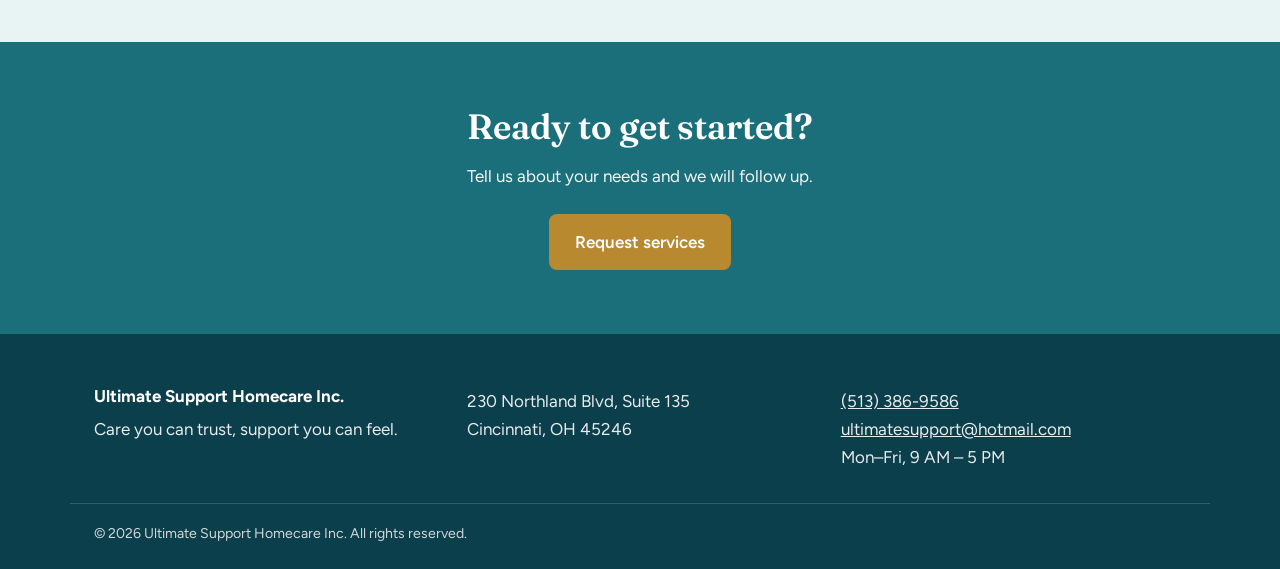
<file: services.html>
<!DOCTYPE html>
<html lang="en"><head><meta charset="UTF-8"><meta name="viewport" content="width=device-width, initial-scale=1">
<title>Services | Ultimate Support Homecare Inc.</title><meta name="description" content="In-home care services in Cincinnati: personal care, homemaker help, medication reminders, companionship, and developmental disabilities support.">
<link rel="preconnect" href="https://fonts.googleapis.com"><link rel="preconnect" href="https://fonts.gstatic.com" crossorigin>
<link href="https://fonts.googleapis.com/css2?family=Fraunces:opsz,wght@9..144,500;9..144,600&family=Figtree:wght@400;500;600&display=swap" rel="stylesheet">
<link rel="stylesheet" href="/styles.css"></head><body>
<a class="skip" href="#main">Skip to content</a>
<header class="site-header"><div class="wrap bar"><a class="brand" href="/">Ultimate Support<span>Homecare Inc.</span></a>
<button class="menu-btn" aria-expanded="false" aria-controls="nav">Menu</button>
<nav id="nav"><a href="/">Home</a><a href="/about">About</a><a href="/services" aria-current="page">Services</a><a href="/passport">PASSPORT</a><a href="/dodd">DoDD</a><a href="/careers">Careers</a><a class="btn btn-gold" href="/contact">Request care</a></nav></div></header>
<main id="main"><section class="hero "><div class="wrap hero-grid"><div class="hero-text"><h1>Our services</h1><p class="lead">Personalized in-home care that supports daily living, independence, and quality of life.</p><div class="btns"><a class="btn btn-gold" href="/contact">Request services</a></div></div>
<img class="hero-img" src="/images/services.jpg" alt="A caregiver helping an older woman in a wheelchair with stretching exercises" width="900" height="700" fetchpriority="high"></div></section><section class="section"><div class="wrap"><div class="cards"><article class='card'><h3>Personal care and daily living support</h3><p>Bathing, grooming, dressing, and mobility assistance.</p></article><article class='card'><h3>Homemaker services</h3><p>Light housekeeping, laundry, and meal preparation.</p></article><article class='card'><h3>Medication management and reminders</h3><p>Non-medical help with medication reminders and routines.</p></article><article class='card'><h3>Companionship and social support</h3><p>Meaningful engagement and social connection.</p></article><article class='card'><h3>Developmental disabilities support</h3><p>Support aligned with PASSPORT and DoDD programs.</p></article></div></div></section><section class="section tint"><div class="wrap split"><div><h2>Help with everyday routines</h2><p>From preparing meals to gentle, non-medical medication reminders, our caregivers help daily routines stay on track so each person feels supported and at ease.</p></div><img src="/images/services-meals.jpg" alt="A caregiver serving fruit to an older man while a family member looks on" loading="lazy" width="800" height="600"></div></section><section class="cta"><div class="wrap"><h2>Ready to get started?</h2><p>Tell us about your needs and we will follow up.</p><a class="btn btn-gold" href="/contact">Request services</a></div></section></main>
<footer class="site-footer"><div class="wrap foot"><div><strong>Ultimate Support Homecare Inc.</strong><p>Care you can trust, support you can feel.</p></div>
<div><p>230 Northland Blvd, Suite 135<br>Cincinnati, OH 45246</p></div>
<div><p><a href="tel:+15133869586">(513) 386-9586</a><br><a href="mailto:ultimatesupport@hotmail.com">ultimatesupport@hotmail.com</a><br>Mon–Fri, 9 AM – 5 PM</p></div></div>
<div class="wrap copy">© <span id="yr">2026</span> Ultimate Support Homecare Inc. All rights reserved.</div></footer>
<script>document.getElementById("yr").textContent=new Date().getFullYear();
var b=document.querySelector(".menu-btn"),n=document.getElementById("nav");b.addEventListener("click",function(){var o=n.classList.toggle("open");b.setAttribute("aria-expanded",o)});</script>
</body></html>
</file>
<file: styles.css>
:root{--teal-dark:#0c3f4c;--teal:#1b6f7a;--mist:#e8f3f4;--gold:#b8892e;--gold-d:#9a7122;--ink:#18272d;--paper:#fbfdfd;--line:#d3e3e5}
*{margin:0;padding:0;box-sizing:border-box}
html{scroll-behavior:smooth}
body{font-family:Figtree,system-ui,sans-serif;color:var(--ink);background:var(--paper);line-height:1.65;font-size:1.0625rem}
h1,h2,h3{font-family:Fraunces,Georgia,serif;font-weight:600;line-height:1.2;color:var(--teal-dark)}
h1{font-size:clamp(2.1rem,5vw,3.4rem)}h2{font-size:clamp(1.6rem,3vw,2.2rem);margin-bottom:.9rem}h3{font-size:1.2rem;margin:1.4rem 0 .5rem}
p{margin-bottom:1rem;max-width:68ch}a{color:var(--teal)}
img{max-width:100%;display:block}
.wrap{max-width:1140px;margin:0 auto;padding:0 24px}.narrow{max-width:780px}
.skip{position:absolute;left:-999px}.skip:focus{left:12px;top:12px;background:#fff;padding:8px 12px;z-index:99}
:focus-visible{outline:3px solid var(--gold);outline-offset:3px}
/* header */
.site-header{background:var(--teal-dark);position:sticky;top:0;z-index:50}
.bar{display:flex;align-items:center;justify-content:space-between;min-height:72px}
.brand{color:#fff;text-decoration:none;font-family:Fraunces,serif;font-weight:600;font-size:1.15rem;line-height:1.15}
.brand span{display:block;font-family:Figtree,sans-serif;font-weight:500;font-size:.78rem;opacity:.8}
nav{display:flex;align-items:center;gap:22px}
nav a:not(.btn){color:#fff;text-decoration:none;font-weight:500;padding:6px 0;border-bottom:2px solid transparent}
nav a:not(.btn):hover,nav a[aria-current]{border-color:var(--gold)}
.menu-btn{display:none;background:none;border:1px solid rgba(255,255,255,.5);color:#fff;padding:8px 14px;border-radius:6px;font:inherit}
/* buttons */
.btn{display:inline-block;padding:12px 24px;border-radius:8px;font-weight:600;text-decoration:none;border:2px solid transparent;cursor:pointer;font:inherit;font-weight:600;transition:background .2s}
.btn-gold{background:var(--gold);color:#fff}.btn-gold:hover{background:var(--gold-d)}
.btn-ghost{border-color:#fff;color:#fff}.btn-ghost:hover{background:rgba(255,255,255,.12)}
/* hero */
.hero{background:var(--teal-dark);color:#fff;padding:64px 0}
.hero h1{color:#fff;margin-bottom:1rem}.lead{font-size:1.2rem;opacity:.92}
.hero-grid{display:grid;grid-template-columns:1.05fr 1fr;gap:48px;align-items:center}
.hero-img{width:100%;height:auto;aspect-ratio:9/7;object-fit:cover;border-radius:18px 18px 18px 90px}
.btns{display:flex;gap:14px;flex-wrap:wrap;margin-top:1.5rem}
.hero-home{padding:84px 0}.hero-home .hero-img{aspect-ratio:3/2}
.hero.sub{padding:56px 0}
/* sections */
.section{padding:72px 0}.tint{background:var(--mist)}
.intro{font-size:1.1rem}
.split{display:grid;grid-template-columns:1fr 1fr;gap:56px;align-items:center}
.split img{width:100%;height:auto;border-radius:90px 18px 18px 18px}
.split.flip>div{order:2}
.two{display:grid;grid-template-columns:1fr 1fr;gap:56px}
.cards{display:grid;grid-template-columns:repeat(auto-fit,minmax(240px,1fr));gap:20px;margin-top:1.5rem}
.card{background:#fff;border:1px solid var(--line);border-top:4px solid var(--gold);border-radius:8px;padding:24px}
.card h3{margin-top:0}.card p{margin:0}
.checks{list-style:none;display:grid;gap:10px;margin-bottom:1rem}
.checks li{padding-left:30px;position:relative}
.checks li::before{content:"";position:absolute;left:4px;top:.45em;width:7px;height:13px;border:solid var(--gold);border-width:0 3px 3px 0;transform:rotate(40deg)}
.cta{background:var(--teal);color:#fff;text-align:center;padding:64px 0}
.cta h2{color:#fff}.cta p{margin:0 auto 1.5rem;opacity:.95}
/* forms */
.form{background:#fff;border:1px solid var(--line);border-radius:12px;padding:32px}
.form label:not(.check),.form legend{display:block;font-weight:600;margin:1rem 0 .3rem;font-size:.97rem}
input:not([type=checkbox]):not([type=radio]),select,textarea{width:100%;padding:11px 12px;border:1px solid #9bb7bb;border-radius:6px;font:inherit;background:#fff}
fieldset{border:0;margin:.5rem 0}
.check{display:flex;gap:10px;align-items:flex-start;margin:.4rem 0;font-weight:400}.check input{margin-top:.4rem}
.note{font-size:.9rem;color:#4a6168;margin:.5rem 0 0}
.form .btn{margin-top:1.5rem}
.contact .info p{margin-bottom:1.1rem}
/* footer */
.site-footer{background:var(--teal-dark);color:#fff;padding:48px 0 24px}
.site-footer a{color:#fff}.foot{display:grid;grid-template-columns:repeat(auto-fit,minmax(220px,1fr));gap:28px}
.foot p{margin:.3rem 0 0;opacity:.9}.copy{margin-top:32px;padding-top:18px;border-top:1px solid rgba(255,255,255,.2);font-size:.88rem;opacity:.8}
@media(max-width:860px){
.hero-grid,.split,.two{grid-template-columns:1fr;gap:32px}.split.flip>div{order:0}
.menu-btn{display:block}
nav{display:none;position:absolute;left:0;right:0;top:100%;background:var(--teal-dark);flex-direction:column;align-items:flex-start;padding:12px 24px 24px;gap:12px}
nav.open{display:flex}.section{padding:52px 0}
}
@media(prefers-reduced-motion:reduce){*{transition:none!important;scroll-behavior:auto!important}}

.side-img{width:100%;aspect-ratio:3/2;object-fit:cover;border-radius:18px;margin-bottom:1.5rem}
</file>
